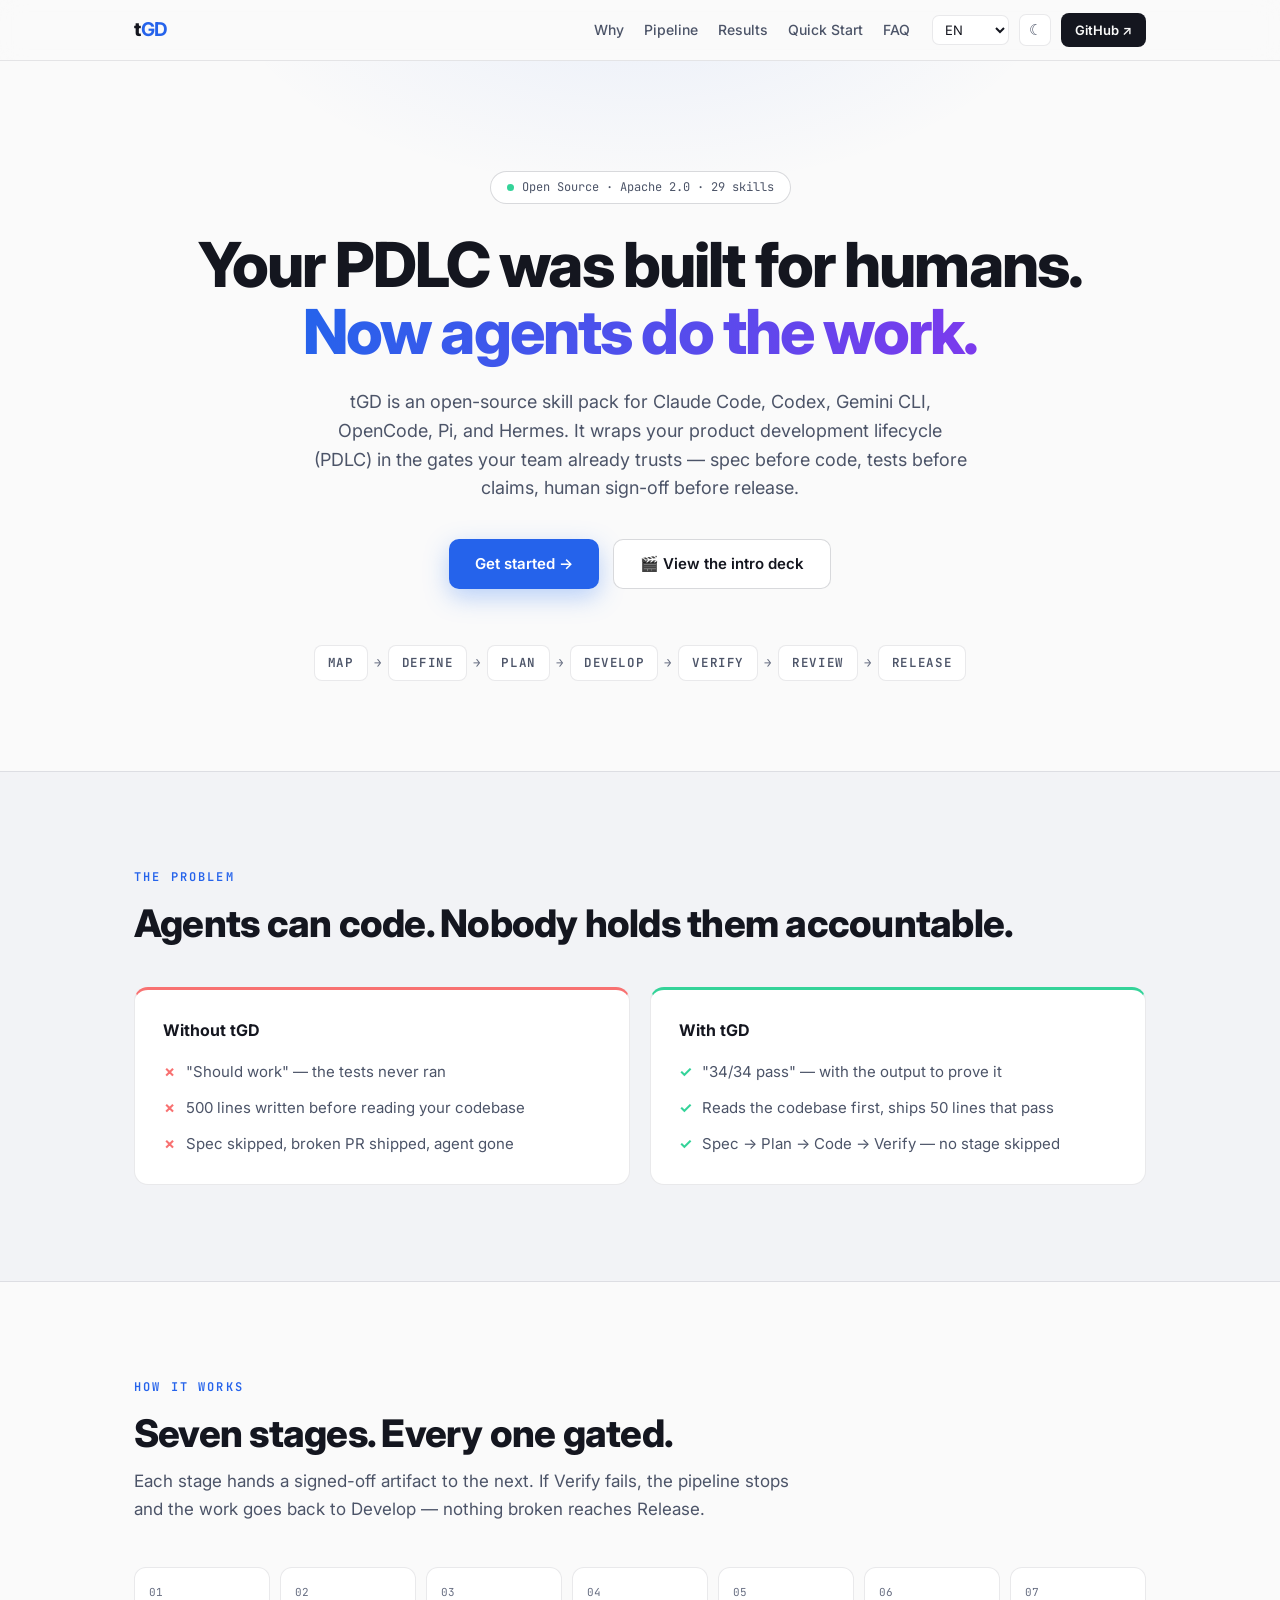
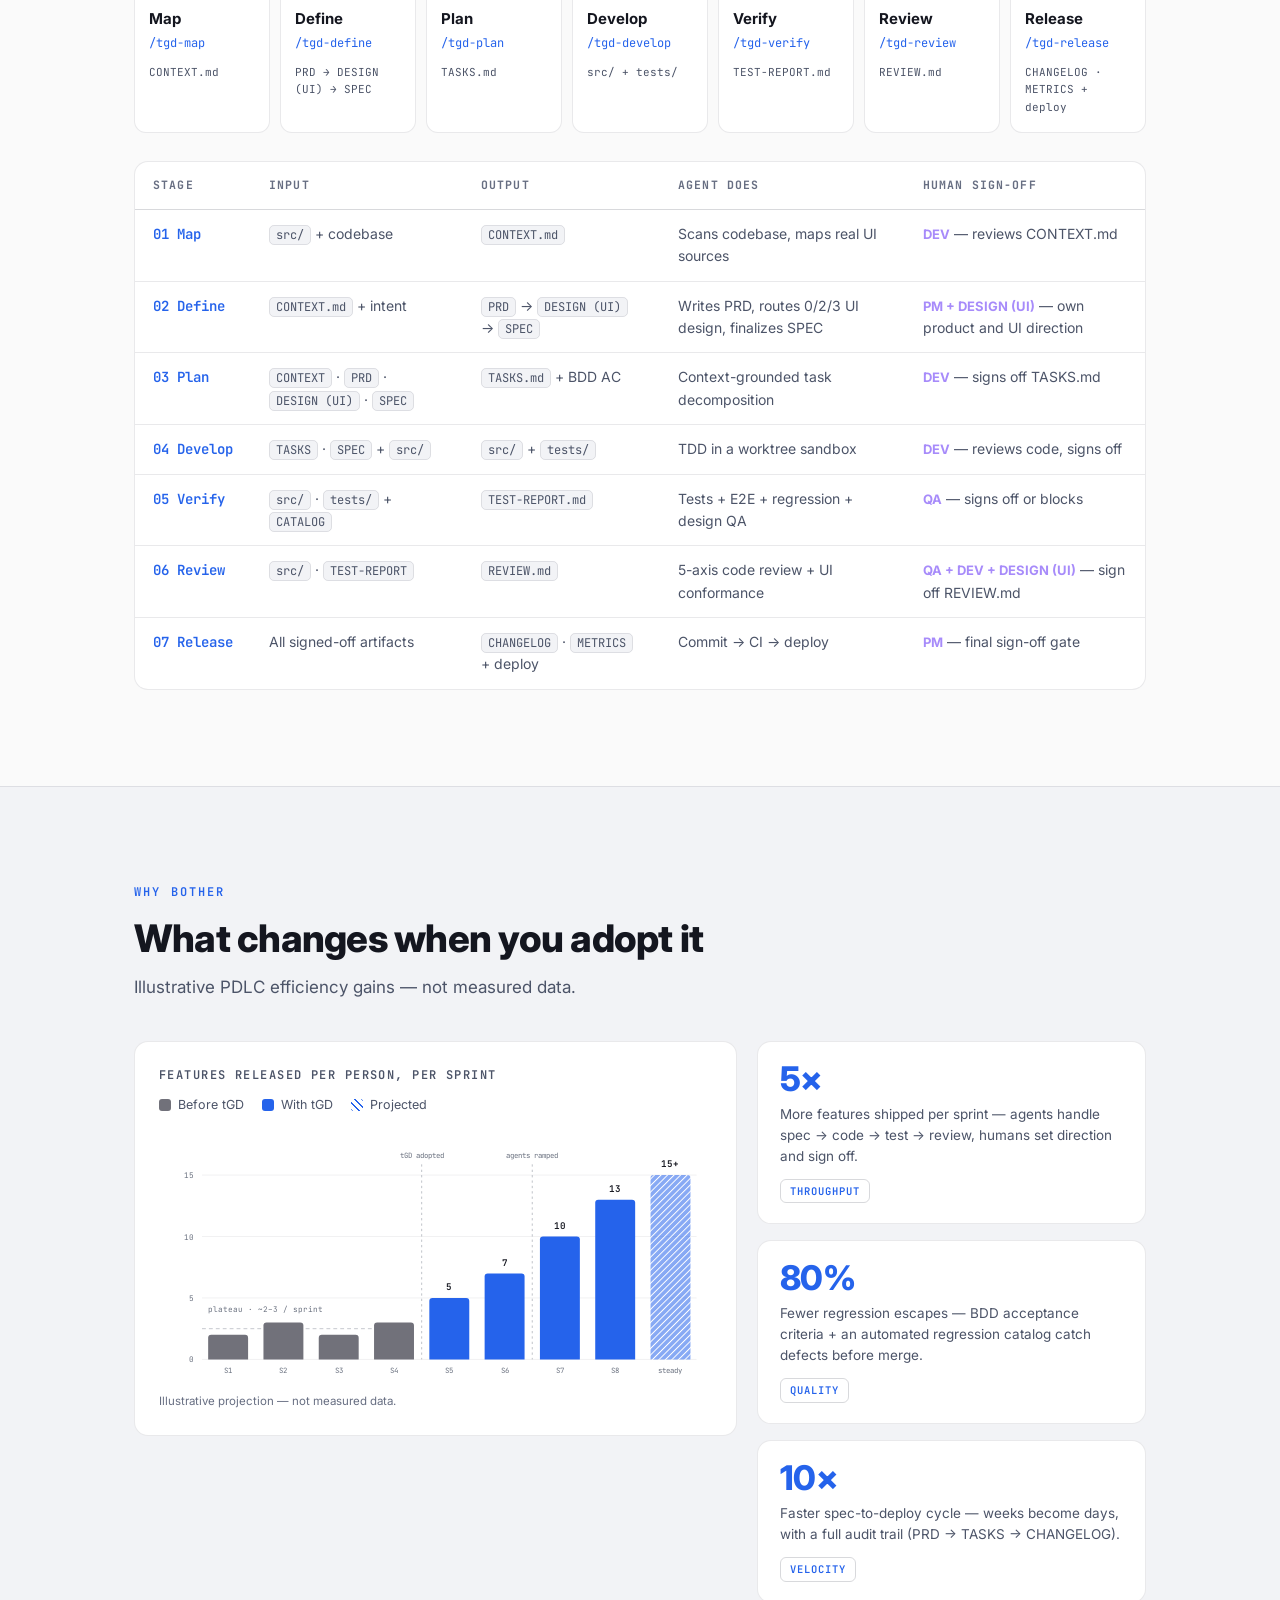
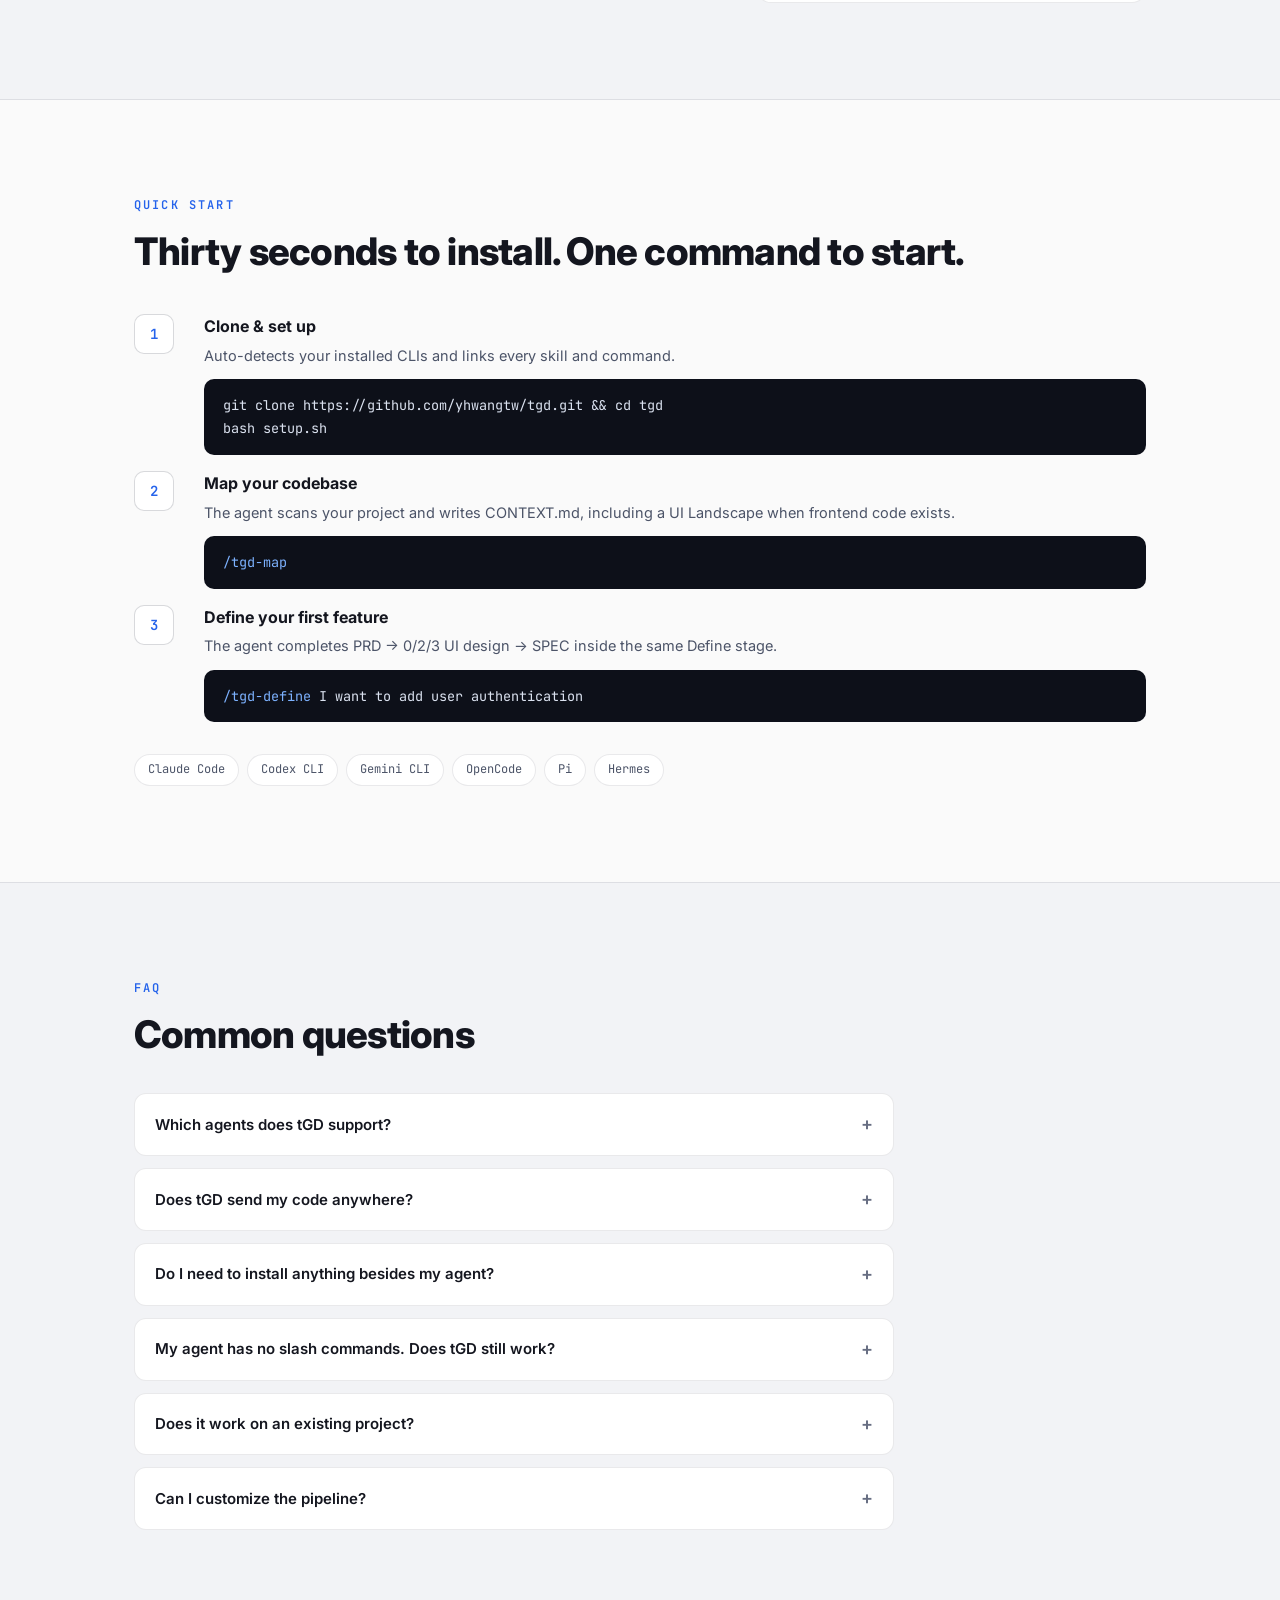
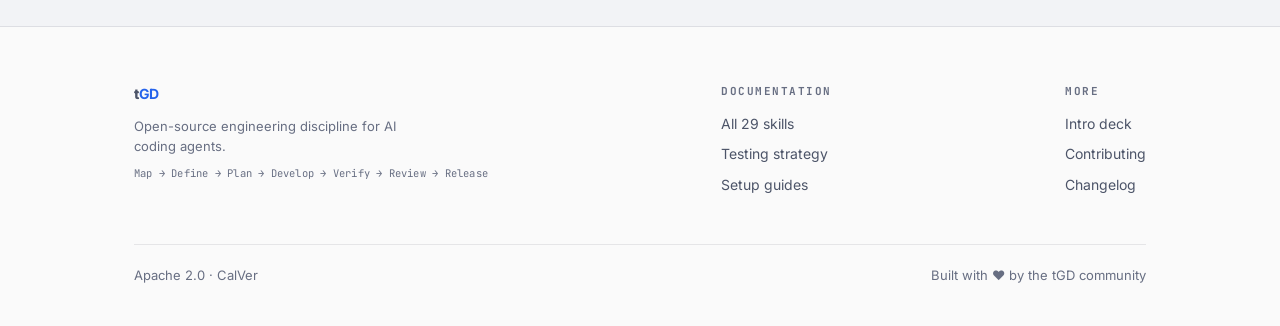
<file: docs/index.html>
<!DOCTYPE html>
<html lang="en">
<head>
<meta charset="UTF-8">
<meta name="viewport" content="width=device-width, initial-scale=1.0">
<title>tGD — The Agentic PDLC Harness</title>
<meta name="description" content="tGD is an open-source skill pack for Claude Code, Codex, Gemini CLI, OpenCode, Pi, and Hermes. It wraps your product development lifecycle (PDLC) in the gates your team already trusts — spec before code, tests before claims, human sign-off before release.">
<meta property="og:type" content="website">
<meta property="og:title" content="tGD — The Agentic PDLC Harness">
<meta property="og:description" content="An open-source skill pack that wraps your coding agent's product development lifecycle in the gates your team already trusts.">
<meta property="og:url" content="https://yhwangtw.github.io/tgd/">
<meta property="og:image" content="https://yhwangtw.github.io/tgd/assets/og.png">
<meta name="twitter:card" content="summary_large_image">
<meta name="twitter:title" content="tGD — The Agentic PDLC Harness">
<meta name="twitter:description" content="An open-source skill pack that wraps your coding agent's product development lifecycle in the gates your team already trusts.">
<meta name="twitter:image" content="https://yhwangtw.github.io/tgd/assets/og.png">
<link rel="icon" type="image/svg+xml" href="favicon.svg">
<link rel="preconnect" href="https://fonts.googleapis.com">
<link rel="preconnect" href="https://fonts.gstatic.com" crossorigin>
<link href="https://fonts.googleapis.com/css2?family=Inter:wght@400;500;600;700;800&family=JetBrains+Mono:wght@400;600&display=swap" rel="stylesheet">
<style>
/* ============================== tokens ============================== */
:root {
  --bg: #0b0d14;
  --bg-raise: #10131d;
  --card: #12151f;
  --card-2: #171b28;
  --border: rgba(255,255,255,.08);
  --border-strong: rgba(255,255,255,.14);
  --ink: #e8eaf1;
  --ink-2: #9aa1b4;
  --ink-3: #8a90a5;
  --accent: #3b82f6;
  --accent-ink: #7db2ff;
  --accent-grad: linear-gradient(100deg, #4f8ef7, #7c3aed);
  --good: #34d399;
  --bad: #f87171;
  --chart-context: #71717a;
  --chart-accent: #3b82f6;
  --chart-grid: rgba(255,255,255,.07);
  --chart-ink: #9aa1b4;
  --code-bg: #0d1019;
  --nav-bg: rgba(11,13,20,.82);
  --shadow: 0 12px 40px rgba(0,0,0,.4);
  --glow: radial-gradient(600px 300px at 50% -80px, rgba(59,130,246,.16), transparent 70%);
}
[data-theme="light"] {
  --bg: #fafafa;
  --bg-raise: #f2f3f6;
  --card: #ffffff;
  --card-2: #f6f7fa;
  --border: rgba(15,20,40,.09);
  --border-strong: rgba(15,20,40,.16);
  --ink: #14161f;
  --ink-2: #4c5468;
  --ink-3: #676e82;
  --accent: #2563eb;
  --accent-ink: #2563eb;
  --accent-grad: linear-gradient(100deg, #2563eb, #7c3aed);
  --chart-context: #71717a;
  --chart-accent: #2563eb;
  --chart-grid: rgba(15,20,40,.08);
  --chart-ink: #6b7280;
  --code-bg: #0d1019;
  --nav-bg: rgba(250,250,250,.85);
  --shadow: 0 12px 32px rgba(15,20,40,.08);
  --glow: radial-gradient(600px 300px at 50% -80px, rgba(37,99,235,.08), transparent 70%);
}

/* ============================== base ============================== */
* { margin: 0; padding: 0; box-sizing: border-box; }
html { scroll-behavior: smooth; }
body {
  font-family: 'Inter', -apple-system, 'Segoe UI', sans-serif;
  background: var(--bg); color: var(--ink);
  line-height: 1.6; -webkit-font-smoothing: antialiased;
}
.mono { font-family: 'JetBrains Mono', monospace; }
a { color: var(--accent-ink); text-decoration: none; }
a:hover { text-decoration: underline; }
code {
  font-family: 'JetBrains Mono', monospace; font-size: .86em;
  background: var(--bg-raise); border: 1px solid var(--border);
  padding: 1px 6px; border-radius: 5px; white-space: nowrap;
}
.wrap { max-width: 1060px; margin: 0 auto; padding: 0 24px; }
section { padding: 96px 0; scroll-margin-top: 64px; }
.sr-only { position: absolute; width: 1px; height: 1px; overflow: hidden; clip: rect(0 0 0 0); white-space: nowrap; }

.kicker {
  font-family: 'JetBrains Mono', monospace; font-size: 12px; font-weight: 600;
  letter-spacing: .18em; text-transform: uppercase; color: var(--accent-ink);
  margin-bottom: 14px;
}
h2 { font-size: clamp(26px, 4vw, 38px); font-weight: 800; letter-spacing: -.02em; line-height: 1.2; }
.sub { color: var(--ink-2); font-size: 17px; margin-top: 12px; max-width: 60ch; }

/* ============================== nav ============================== */
nav {
  position: sticky; top: 0; z-index: 50;
  background: var(--nav-bg); backdrop-filter: blur(12px);
  border-bottom: 1px solid var(--border);
}
.nav-in { display: flex; align-items: center; gap: 22px; height: 60px; }
.logo { font-weight: 800; font-size: 19px; letter-spacing: -.02em; color: var(--ink); }
.logo b { color: var(--accent-ink); }
.nav-links { display: flex; gap: 20px; margin-left: auto; }
.nav-links a { color: var(--ink-2); font-size: 14px; font-weight: 500; }
.nav-links a:hover { color: var(--ink); text-decoration: none; }
.nav-ctl { display: flex; align-items: center; gap: 10px; }
.nav-ctl select {
  background: var(--card); color: var(--ink); border: 1px solid var(--border);
  border-radius: 7px; padding: 5px 8px; font-size: 13px; font-family: inherit;
}
.icon-btn {
  background: var(--card); border: 1px solid var(--border); border-radius: 7px;
  width: 32px; height: 32px; cursor: pointer; color: var(--ink-2);
  display: grid; place-items: center; font-size: 15px;
}
.icon-btn:hover { color: var(--ink); border-color: var(--border-strong); }
.gh-btn {
  display: inline-flex; align-items: center; gap: 7px;
  background: var(--ink); color: var(--bg); font-size: 13px; font-weight: 600;
  padding: 7px 14px; border-radius: 8px;
}
.gh-btn:hover { text-decoration: none; opacity: .88; }
.menu-btn { display: none; }
@media (max-width: 860px) {
  .nav-links {
    display: none; position: absolute; top: 60px; left: 0; right: 0;
    background: var(--nav-bg); backdrop-filter: blur(12px);
    border-bottom: 1px solid var(--border);
    flex-direction: column; padding: 14px 24px 18px; gap: 14px; margin-left: 0;
  }
  .nav-links.open { display: flex; }
  .menu-btn { display: grid; }
}

/* ============================== hero ============================== */
.hero { padding: 110px 0 90px; text-align: center; position: relative; background: var(--glow); }
.badge {
  display: inline-flex; align-items: center; gap: 8px;
  font-family: 'JetBrains Mono', monospace; font-size: 12px; color: var(--ink-2);
  border: 1px solid var(--border-strong); border-radius: 99px; padding: 6px 16px;
  margin-bottom: 28px; background: var(--card);
}
.badge .dot { width: 7px; height: 7px; border-radius: 50%; background: var(--good); }
.hero h1 { font-size: clamp(34px, 6vw, 62px); font-weight: 800; letter-spacing: -.03em; line-height: 1.08; }
.hero h1 .hl { background: var(--accent-grad); -webkit-background-clip: text; background-clip: text; color: transparent; }
.hero .sub { margin: 22px auto 0; font-size: 18px; }
.cta-row { display: flex; gap: 14px; justify-content: center; margin-top: 36px; flex-wrap: wrap; }
.btn {
  display: inline-flex; align-items: center; gap: 8px;
  font-size: 15px; font-weight: 600; padding: 12px 26px; border-radius: 10px;
}
.btn:hover { text-decoration: none; }
.btn-pri { background: var(--accent); color: #fff; box-shadow: 0 8px 24px rgba(59,130,246,.35); }
.btn-pri:hover { filter: brightness(1.08); }
.btn-sec { border: 1px solid var(--border-strong); color: var(--ink); background: var(--card); }
.btn-sec:hover { border-color: var(--accent); }
.hero-pipe {
  display: flex; gap: 6px; justify-content: center; align-items: center;
  flex-wrap: wrap; margin-top: 56px;
  font-family: 'JetBrains Mono', monospace; font-size: 12.5px; font-weight: 600;
}
.hero-pipe .st {
  border: 1px solid var(--border); background: var(--card); color: var(--ink-2);
  padding: 7px 13px; border-radius: 8px; letter-spacing: .05em;
}
.hero-pipe .st.on { color: var(--accent-ink); border-color: var(--accent); }
.hero-pipe .ar { color: var(--ink-3); }

/* ============================== why ============================== */
#why { background: var(--bg-raise); border-block: 1px solid var(--border); }
.duo { display: grid; grid-template-columns: 1fr 1fr; gap: 20px; margin-top: 40px; }
@media (max-width: 800px) { .duo { grid-template-columns: 1fr; } }
.duo-card { background: var(--card); border: 1px solid var(--border); border-radius: 14px; padding: 28px; }
.duo-card.bad { border-top: 3px solid var(--bad); }
.duo-card.good { border-top: 3px solid var(--good); }
.duo-card h3 { font-size: 16px; font-weight: 700; margin-bottom: 16px; }
.duo-card ul { list-style: none; display: grid; gap: 12px; }
.duo-card li { display: flex; gap: 10px; color: var(--ink-2); font-size: 15px; }
.duo-card li::before { flex: none; font-weight: 700; }
.duo-card.bad li::before { content: "✗"; color: var(--bad); }
.duo-card.good li::before { content: "✓"; color: var(--good); }

/* ============================== pipeline ============================== */
.stage-grid { display: grid; grid-template-columns: repeat(7, 1fr); gap: 10px; margin-top: 44px; }
@media (max-width: 1000px) { .stage-grid { grid-template-columns: repeat(4, 1fr); } }
@media (max-width: 640px) { .stage-grid { grid-template-columns: repeat(2, 1fr); } }
.stage {
  background: var(--card); border: 1px solid var(--border); border-radius: 12px;
  padding: 16px 14px; transition: border-color .2s, transform .2s;
}
.stage:hover { border-color: var(--accent); transform: translateY(-3px); }
.stage .n { font-family: 'JetBrains Mono', monospace; font-size: 11px; color: var(--ink-3); }
.stage .nm { font-weight: 700; font-size: 15px; margin-top: 6px; }
.stage .cmd { font-family: 'JetBrains Mono', monospace; font-size: 12px; color: var(--accent-ink); margin-top: 3px; }
.stage .out { font-family: 'JetBrains Mono', monospace; font-size: 11px; color: var(--ink-2); margin-top: 10px; word-break: break-word; }

.io-wrap { overflow-x: auto; margin-top: 28px; border: 1px solid var(--border); border-radius: 14px; background: var(--card); }
table.io { border-collapse: collapse; width: 100%; min-width: 760px; font-size: 14px; }
.io th {
  text-align: left; font-family: 'JetBrains Mono', monospace; font-size: 11.5px;
  letter-spacing: .1em; text-transform: uppercase; color: var(--ink-3);
  padding: 14px 18px; border-bottom: 1px solid var(--border-strong);
}
.io td { padding: 13px 18px; border-bottom: 1px solid var(--border); color: var(--ink-2); vertical-align: top; }
.io tr:last-child td { border-bottom: none; }
.io .stg { font-family: 'JetBrains Mono', monospace; color: var(--accent-ink); font-weight: 600; white-space: nowrap; }
.io .role { color: #a78bfa; font-weight: 700; font-size: 13px; }

/* ============================== results ============================== */
#results { background: var(--bg-raise); border-block: 1px solid var(--border); }
.res-grid { display: grid; grid-template-columns: 1.55fr 1fr; gap: 20px; margin-top: 40px; align-items: start; }
.res-grid > * { min-width: 0; } /* keep the scrollable chart from widening the grid column */
@media (max-width: 900px) { .res-grid { grid-template-columns: 1fr; } }
.chart-card { background: var(--card); border: 1px solid var(--border); border-radius: 14px; padding: 24px; }
.chart-title { font-family: 'JetBrains Mono', monospace; font-size: 12px; font-weight: 600; letter-spacing: .12em; text-transform: uppercase; color: var(--ink-2); }
.legend { display: flex; gap: 18px; flex-wrap: wrap; margin-top: 10px; font-size: 12.5px; color: var(--ink-2); }
.legend .k { display: inline-flex; align-items: center; gap: 7px; }
.legend .sw { width: 12px; height: 12px; border-radius: 3px; }
.chart-scroll { overflow-x: auto; margin-top: 14px; }
.chart-scroll svg { width: 100%; height: auto; display: block; }
@media (max-width: 640px) { .chart-scroll svg { min-width: 560px; } }
.chart-note { font-size: 11.5px; color: var(--ink-3); margin-top: 10px; }
.kpis { display: flex; flex-direction: column; gap: 16px; justify-content: center; }
.kpi { background: var(--card); border: 1px solid var(--border); border-radius: 14px; padding: 20px 22px; }
.kpi .n { font-size: 34px; font-weight: 800; color: var(--accent-ink); line-height: 1; letter-spacing: -.02em; }
.kpi .d { font-size: 13.5px; color: var(--ink-2); margin-top: 8px; line-height: 1.55; }
.kpi .t {
  display: inline-block; margin-top: 12px; font-family: 'JetBrains Mono', monospace;
  font-size: 10.5px; font-weight: 600; letter-spacing: .1em; text-transform: uppercase;
  color: var(--accent-ink); border: 1px solid var(--border-strong); padding: 3px 9px; border-radius: 6px;
}

/* ============================== quick start ============================== */
.steps { display: grid; gap: 16px; margin-top: 40px; }
.step { display: grid; grid-template-columns: 52px 1fr; gap: 18px; align-items: start; }
.step .num {
  font-family: 'JetBrains Mono', monospace; font-weight: 600; font-size: 14px;
  color: var(--accent-ink); border: 1px solid var(--border-strong); background: var(--card);
  width: 40px; height: 40px; border-radius: 10px; display: grid; place-items: center;
}
.step > div:last-child { min-width: 0; } /* let codeblocks scroll inside the grid column */
.step h3 { font-size: 16px; font-weight: 700; }
.step p { color: var(--ink-2); font-size: 14.5px; margin-top: 4px; }
.codeblock {
  background: var(--code-bg); color: #dbe2f0; border: 1px solid var(--border);
  border-radius: 10px; padding: 14px 18px; margin-top: 12px;
  font-family: 'JetBrains Mono', monospace; font-size: 13.5px; line-height: 1.7;
  overflow-x: auto; white-space: pre;
}
.codeblock .c { color: #7b849b; }
.codeblock .p { color: #7db2ff; }
.plats { display: flex; gap: 8px; flex-wrap: wrap; margin-top: 32px; }
.plats span {
  font-family: 'JetBrains Mono', monospace; font-size: 12px; color: var(--ink-2);
  border: 1px solid var(--border); background: var(--card); border-radius: 99px; padding: 5px 13px;
}

/* ============================== faq ============================== */
#faq { background: var(--bg-raise); border-block: 1px solid var(--border); }
.faq-list { margin-top: 36px; display: grid; gap: 12px; max-width: 760px; }
details {
  background: var(--card); border: 1px solid var(--border); border-radius: 12px; padding: 16px 20px;
}
details[open] { border-color: var(--border-strong); }
summary { cursor: pointer; font-weight: 600; font-size: 15px; list-style: none; display: flex; justify-content: space-between; align-items: center; }
summary::after { content: "+"; color: var(--ink-3); font-size: 18px; }
details[open] summary::after { content: "–"; }
details p { color: var(--ink-2); font-size: 14.5px; margin-top: 10px; }

/* ============================== footer ============================== */
footer { padding: 56px 0 40px; }
.foot-grid { display: flex; justify-content: space-between; gap: 32px; flex-wrap: wrap; }
.foot-col h4 { font-family: 'JetBrains Mono', monospace; font-size: 11px; letter-spacing: .14em; text-transform: uppercase; color: var(--ink-3); margin-bottom: 12px; }
.foot-col a { display: block; color: var(--ink-2); font-size: 14px; margin-bottom: 8px; }
.foot-col a:hover { color: var(--ink); }
.foot-base { margin-top: 40px; padding-top: 20px; border-top: 1px solid var(--border); color: var(--ink-3); font-size: 13px; display: flex; justify-content: space-between; flex-wrap: wrap; gap: 8px; }
</style>
</head>
<body>

<nav>
  <div class="wrap nav-in">
    <a class="logo" href="#">t<b>GD</b></a>
    <div class="nav-links">
      <a href="#why" data-i18n="nav.why">Why</a>
      <a href="#pipeline" data-i18n="nav.pipeline">Pipeline</a>
      <a href="#results" data-i18n="nav.results">Results</a>
      <a href="#start" data-i18n="nav.start">Quick Start</a>
      <a href="#faq">FAQ</a>
    </div>
    <div class="nav-ctl">
      <button class="icon-btn menu-btn" id="menu" aria-label="Menu" aria-expanded="false">☰</button>
      <select id="lang" aria-label="Language">
        <option value="en">EN</option>
        <option value="zh">繁中</option>
        <option value="ja">日本語</option>
        <option value="de">DE</option>
      </select>
      <button class="icon-btn" id="theme" aria-label="Toggle theme">◐</button>
      <a class="gh-btn" href="https://github.com/yhwangtw/tgd">GitHub ↗</a>
    </div>
  </div>
</nav>

<header class="hero">
  <div class="wrap">
    <div class="badge"><span class="dot"></span><span data-i18n="hero.badge">Open Source · Apache 2.0 · 29 skills</span></div>
    <h1><span data-i18n="hero.t1">Your PDLC was built for humans.</span><br><span class="hl" data-i18n="hero.t2">Now agents do the work.</span></h1>
    <p class="sub" data-i18n="hero.sub">tGD is an open-source skill pack for Claude Code, Codex, Gemini CLI, OpenCode, Pi, and Hermes. It wraps your product development lifecycle (PDLC) in the gates your team already trusts — spec before code, tests before claims, human sign-off before release.</p>
    <div class="cta-row">
      <a class="btn btn-pri" href="#start" data-i18n="hero.cta1">Get started →</a>
      <a class="btn btn-sec" href="tGD-intro.html" data-i18n="hero.cta2">🎬 View the intro deck</a>
    </div>
    <div class="hero-pipe" aria-hidden="true">
      <span class="st">MAP</span><span class="ar">→</span>
      <span class="st">DEFINE</span><span class="ar">→</span>
      <span class="st">PLAN</span><span class="ar">→</span>
      <span class="st">DEVELOP</span><span class="ar">→</span>
      <span class="st">VERIFY</span><span class="ar">→</span>
      <span class="st">REVIEW</span><span class="ar">→</span>
      <span class="st">RELEASE</span>
    </div>
  </div>
</header>

<section id="why">
  <div class="wrap">
    <div class="kicker" data-i18n="why.kicker">The problem</div>
    <h2 data-i18n="why.title">Agents can code. Nobody holds them accountable.</h2>
    <div class="duo">
      <div class="duo-card bad">
        <h3 data-i18n="why.bad.t">Without tGD</h3>
        <ul>
          <li data-i18n="why.bad.1">"Should work" — the tests never ran</li>
          <li data-i18n="why.bad.2">500 lines written before reading your codebase</li>
          <li data-i18n="why.bad.3">Spec skipped, broken PR shipped, agent gone</li>
        </ul>
      </div>
      <div class="duo-card good">
        <h3 data-i18n="why.good.t">With tGD</h3>
        <ul>
          <li data-i18n="why.good.1">"34/34 pass" — with the output to prove it</li>
          <li data-i18n="why.good.2">Reads the codebase first, ships 50 lines that pass</li>
          <li data-i18n="why.good.3">Spec → Plan → Code → Verify — no stage skipped</li>
        </ul>
      </div>
    </div>
  </div>
</section>

<section id="pipeline">
  <div class="wrap">
    <div class="kicker" data-i18n="pipe.kicker">How it works</div>
    <h2 data-i18n="pipe.title">Seven stages. Every one gated.</h2>
    <p class="sub" data-i18n="pipe.sub">Each stage hands a signed-off artifact to the next. If Verify fails, the pipeline stops and the work goes back to Develop — nothing broken reaches Release.</p>

    <div class="stage-grid">
      <div class="stage"><div class="n">01</div><div class="nm">Map</div><div class="cmd">/tgd-map</div><div class="out">CONTEXT.md</div></div>
      <div class="stage"><div class="n">02</div><div class="nm">Define</div><div class="cmd">/tgd-define</div><div class="out">PRD → DESIGN (UI) → SPEC</div></div>
      <div class="stage"><div class="n">03</div><div class="nm">Plan</div><div class="cmd">/tgd-plan</div><div class="out">TASKS.md</div></div>
      <div class="stage"><div class="n">04</div><div class="nm">Develop</div><div class="cmd">/tgd-develop</div><div class="out">src/ + tests/</div></div>
      <div class="stage"><div class="n">05</div><div class="nm">Verify</div><div class="cmd">/tgd-verify</div><div class="out">TEST-REPORT.md</div></div>
      <div class="stage"><div class="n">06</div><div class="nm">Review</div><div class="cmd">/tgd-review</div><div class="out">REVIEW.md</div></div>
      <div class="stage"><div class="n">07</div><div class="nm">Release</div><div class="cmd">/tgd-release</div><div class="out">CHANGELOG · METRICS + deploy</div></div>
    </div>

    <div class="io-wrap">
      <table class="io">
        <thead><tr>
          <th data-i18n="io.stage">Stage</th>
          <th data-i18n="io.input">Input</th>
          <th data-i18n="io.output">Output</th>
          <th data-i18n="io.agent">Agent does</th>
          <th data-i18n="io.human">Human sign-off</th>
        </tr></thead>
        <tbody>
          <tr><td class="stg">01 Map</td><td><code>src/</code> + codebase</td><td><code>CONTEXT.md</code></td>
            <td data-i18n="io.1a">Scans codebase, maps real UI sources</td>
            <td><span class="role">DEV</span> — <span data-i18n="io.1h">reviews CONTEXT.md</span></td></tr>
          <tr><td class="stg">02 Define</td><td><code>CONTEXT.md</code> + <span data-i18n="io.intent">intent</span></td><td><code>PRD</code> → <code>DESIGN (UI)</code> → <code>SPEC</code></td>
            <td data-i18n="io.2a">Writes PRD, routes 0/2/3 UI design, finalizes SPEC</td>
            <td><span class="role">PM + DESIGN (UI)</span> — <span data-i18n="io.2h">own product and UI direction</span></td></tr>
          <tr><td class="stg">03 Plan</td><td><code>CONTEXT</code> · <code>PRD</code> · <code>DESIGN (UI)</code> · <code>SPEC</code></td><td><code>TASKS.md</code> + BDD AC</td>
            <td data-i18n="io.3a">Context-grounded task decomposition</td>
            <td><span class="role">DEV</span> — <span data-i18n="io.3h">signs off TASKS.md</span></td></tr>
          <tr><td class="stg">04 Develop</td><td><code>TASKS</code> · <code>SPEC</code> + <code>src/</code></td><td><code>src/</code> + <code>tests/</code></td>
            <td data-i18n="io.4a">TDD in a worktree sandbox</td>
            <td><span class="role">DEV</span> — <span data-i18n="io.4h">reviews code, signs off</span></td></tr>
          <tr><td class="stg">05 Verify</td><td><code>src/</code> · <code>tests/</code> + <code>CATALOG</code></td><td><code>TEST-REPORT.md</code></td>
            <td data-i18n="io.5a">Tests + E2E + regression + design QA</td>
            <td><span class="role">QA</span> — <span data-i18n="io.5h">signs off or blocks</span></td></tr>
          <tr><td class="stg">06 Review</td><td><code>src/</code> · <code>TEST-REPORT</code></td><td><code>REVIEW.md</code></td>
            <td data-i18n="io.6a">5-axis code review + UI conformance</td>
            <td><span class="role">QA + DEV + DESIGN (UI)</span> — <span data-i18n="io.6h">sign off REVIEW.md</span></td></tr>
          <tr><td class="stg">07 Release</td><td data-i18n="io.7i">All signed-off artifacts</td><td><code>CHANGELOG</code> · <code>METRICS</code> + deploy</td>
            <td>Commit → CI → deploy</td>
            <td><span class="role">PM</span> — <span data-i18n="io.7h">final sign-off gate</span></td></tr>
        </tbody>
      </table>
    </div>
  </div>
</section>

<section id="results">
  <div class="wrap">
    <div class="kicker" data-i18n="res.kicker">Why bother</div>
    <h2 data-i18n="res.title">What changes when you adopt it</h2>
    <p class="sub" data-i18n="res.sub">Illustrative PDLC efficiency gains — not measured data.</p>

    <div class="res-grid">
      <div class="chart-card">
        <div class="chart-title" data-i18n="res.chart.t">Features released per person, per sprint</div>
        <div class="legend">
          <span class="k"><span class="sw" style="background:var(--chart-context)"></span><span data-i18n="res.leg.pre">Before tGD</span></span>
          <span class="k"><span class="sw" style="background:var(--chart-accent)"></span><span data-i18n="res.leg.post">With tGD</span></span>
          <span class="k"><span class="sw" style="background:repeating-linear-gradient(45deg,var(--chart-accent) 0 2px,transparent 2px 5px)"></span><span data-i18n="res.leg.proj">Projected</span></span>
        </div>
        <div class="chart-scroll">
        <svg viewBox="0 0 720 330" role="img" aria-label="Bar chart: features released per person per sprint. Sprints 1-4 plateau at 2-3 before tGD; sprints 5-8 climb from 5 to 13 after adoption; projected steady state 15+.">
          <defs>
            <pattern id="proj" patternUnits="userSpaceOnUse" width="6" height="6" patternTransform="rotate(45)">
              <rect width="6" height="6" fill="var(--chart-accent)" opacity=".55"/>
              <line x1="0" y1="0" x2="0" y2="6" stroke="var(--card)" stroke-width="2.5"/>
            </pattern>
          </defs>
          <!-- gridlines + y labels -->
          <g font-family="JetBrains Mono,monospace" font-size="10" fill="var(--chart-ink)">
            <line x1="56" y1="300" x2="700" y2="300" stroke="var(--chart-grid)" stroke-width="1"/>
            <line x1="56" y1="220" x2="700" y2="220" stroke="var(--chart-grid)" stroke-width="1"/>
            <line x1="56" y1="140" x2="700" y2="140" stroke="var(--chart-grid)" stroke-width="1"/>
            <line x1="56" y1="60"  x2="700" y2="60"  stroke="var(--chart-grid)" stroke-width="1"/>
            <text x="46" y="304" text-anchor="end">0</text>
            <text x="46" y="224" text-anchor="end">5</text>
            <text x="46" y="144" text-anchor="end">10</text>
            <text x="46" y="64"  text-anchor="end">15</text>
          </g>
          <!-- milestones -->
          <g font-family="JetBrains Mono,monospace" font-size="9.5" fill="var(--chart-ink)">
            <line x1="342" y1="46" x2="342" y2="300" stroke="var(--chart-ink)" stroke-width="1" stroke-dasharray="3,4" opacity=".55"/>
            <text x="342" y="38" text-anchor="middle" data-i18n="res.m1">tGD adopted</text>
            <line x1="486" y1="46" x2="486" y2="300" stroke="var(--chart-ink)" stroke-width="1" stroke-dasharray="3,4" opacity=".55"/>
            <text x="486" y="38" text-anchor="middle" data-i18n="res.m2">agents ramped</text>
          </g>
          <!-- before: context bars (rounded 4px top, flush baseline) -->
          <g fill="var(--chart-context)">
            <path d="M64 300 V272 Q64 268 68 268 H112 Q116 268 116 272 V300 Z"><title>Sprint 1 — 2 features</title></path>
            <path d="M136 300 V256 Q136 252 140 252 H184 Q188 252 188 256 V300 Z"><title>Sprint 2 — 3 features</title></path>
            <path d="M208 300 V272 Q208 268 212 268 H256 Q260 268 260 272 V300 Z"><title>Sprint 3 — 2 features</title></path>
            <path d="M280 300 V256 Q280 252 284 252 H328 Q332 252 332 256 V300 Z"><title>Sprint 4 — 3 features</title></path>
          </g>
          <!-- after: accent bars -->
          <g fill="var(--chart-accent)">
            <path d="M352 300 V224 Q352 220 356 220 H400 Q404 220 404 224 V300 Z"><title>Sprint 5 — 5 features</title></path>
            <path d="M424 300 V192 Q424 188 428 188 H472 Q476 188 476 192 V300 Z"><title>Sprint 6 — 7 features</title></path>
            <path d="M496 300 V144 Q496 140 500 140 H544 Q548 140 548 144 V300 Z"><title>Sprint 7 — 10 features</title></path>
            <path d="M568 300 V96 Q568 92 572 92 H616 Q620 92 620 96 V300 Z"><title>Sprint 8 — 13 features</title></path>
          </g>
          <path d="M640 300 V64 Q640 60 644 60 H688 Q692 60 692 64 V300 Z" fill="url(#proj)"><title>Steady state — 15+ features (projected)</title></path>
          <!-- selective value labels: post-adoption story only -->
          <g font-family="JetBrains Mono,monospace" font-size="12" font-weight="600" fill="var(--ink)">
            <text x="378" y="210" text-anchor="middle">5</text>
            <text x="450" y="178" text-anchor="middle">7</text>
            <text x="522" y="130" text-anchor="middle">10</text>
            <text x="594" y="82" text-anchor="middle">13</text>
            <text x="666" y="50" text-anchor="middle">15+</text>
          </g>
          <!-- plateau annotation -->
          <g font-family="JetBrains Mono,monospace" font-size="10" fill="var(--chart-ink)">
            <line x1="56" y1="260" x2="332" y2="260" stroke="var(--chart-ink)" stroke-width="1" stroke-dasharray="5,4" opacity=".5"/>
            <text x="64" y="238" data-i18n="res.plateau">plateau · ~2–3 / sprint</text>
          </g>
          <!-- x labels -->
          <g font-family="JetBrains Mono,monospace" font-size="9.5" fill="var(--chart-ink)" text-anchor="middle">
            <text x="90" y="318">S1</text><text x="162" y="318">S2</text><text x="234" y="318">S3</text><text x="306" y="318">S4</text>
            <text x="378" y="318">S5</text><text x="450" y="318">S6</text><text x="522" y="318">S7</text><text x="594" y="318">S8</text>
            <text x="666" y="318" data-i18n="res.steady">steady</text>
          </g>
        </svg>
        </div>
        <div class="sr-only"><table>
          <caption>Features released per person per sprint (illustrative)</caption>
          <tr><th>Sprint 1</th><th>Sprint 2</th><th>Sprint 3</th><th>Sprint 4</th><th>Sprint 5</th><th>Sprint 6</th><th>Sprint 7</th><th>Sprint 8</th><th>Steady (projected)</th></tr>
          <tr><td>2</td><td>3</td><td>2</td><td>3</td><td>5</td><td>7</td><td>10</td><td>13</td><td>15+</td></tr>
        </table></div>
        <div class="chart-note" data-i18n="res.note">Illustrative projection — not measured data.</div>
      </div>

      <div class="kpis">
        <div class="kpi"><div class="n">5×</div>
          <div class="d" data-i18n="res.k1">More features shipped per sprint — agents handle spec → code → test → review, humans set direction and sign off.</div>
          <span class="t" data-i18n="res.k1t">Throughput</span></div>
        <div class="kpi"><div class="n">80%</div>
          <div class="d" data-i18n="res.k2">Fewer regression escapes — BDD acceptance criteria + an automated regression catalog catch defects before merge.</div>
          <span class="t" data-i18n="res.k2t">Quality</span></div>
        <div class="kpi"><div class="n">10×</div>
          <div class="d" data-i18n="res.k3">Faster spec-to-deploy cycle — weeks become days, with a full audit trail (PRD → TASKS → CHANGELOG).</div>
          <span class="t" data-i18n="res.k3t">Velocity</span></div>
      </div>
    </div>
  </div>
</section>

<section id="start">
  <div class="wrap">
    <div class="kicker" data-i18n="qs.kicker">Quick start</div>
    <h2 data-i18n="qs.title">Thirty seconds to install. One command to start.</h2>
    <div class="steps">
      <div class="step">
        <div class="num">1</div>
        <div>
          <h3 data-i18n="qs.1t">Clone &amp; set up</h3>
          <p data-i18n="qs.1d">Auto-detects your installed CLIs and links every skill and command.</p>
          <div class="codeblock">git clone https://github.com/yhwangtw/tgd.git &amp;&amp; cd tgd
bash setup.sh</div>
        </div>
      </div>
      <div class="step">
        <div class="num">2</div>
        <div>
          <h3 data-i18n="qs.2t">Map your codebase</h3>
          <p data-i18n="qs.2d">The agent scans your project and writes CONTEXT.md, including a UI Landscape when frontend code exists.</p>
          <div class="codeblock"><span class="p">/tgd-map</span></div>
        </div>
      </div>
      <div class="step">
        <div class="num">3</div>
        <div>
          <h3 data-i18n="qs.3t">Define your first feature</h3>
          <p data-i18n="qs.3d">The agent completes PRD → 0/2/3 UI design → SPEC inside the same Define stage.</p>
          <div class="codeblock"><span class="p">/tgd-define</span> I want to add user authentication</div>
        </div>
      </div>
    </div>
    <div class="plats">
      <span>Claude Code</span><span>Codex CLI</span><span>Gemini CLI</span><span>OpenCode</span><span>Pi</span><span>Hermes</span>
    </div>
  </div>
</section>

<section id="faq">
  <div class="wrap">
    <div class="kicker">FAQ</div>
    <h2 data-i18n="faq.title">Common questions</h2>
    <div class="faq-list">
      <details>
        <summary data-i18n="faq.0q">Which agents does tGD support?</summary>
        <p data-i18n="faq.0a">Claude Code, Codex CLI, Gemini CLI, OpenCode, Pi Coding Agent, and Hermes. One bash setup.sh detects what you have installed and links the right format for each.</p>
      </details>
      <details>
        <summary data-i18n="faq.5q">Does tGD send my code anywhere?</summary>
        <p data-i18n="faq.5a">No. tGD is plain Markdown skills and shell scripts that run inside your own agent — no server, no telemetry, no account. Your code never leaves the tools you already use.</p>
      </details>
      <details>
        <summary data-i18n="faq.1q">Do I need to install anything besides my agent?</summary>
        <p data-i18n="faq.1a">No — clone the repo and run bash setup.sh. It detects your CLI, links everything, and installs the tgd command for updates.</p>
      </details>
      <details>
        <summary data-i18n="faq.2q">My agent has no slash commands. Does tGD still work?</summary>
        <p data-i18n="faq.2a">Yes. Say "plan this feature" in natural language — the router skill maps intent to the right workflow automatically.</p>
      </details>
      <details>
        <summary data-i18n="faq.3q">Does it work on an existing project?</summary>
        <p data-i18n="faq.3a">Yes — /tgd-map scans the existing codebase first, so every later stage works from real context.</p>
      </details>
      <details>
        <summary data-i18n="faq.4q">Can I customize the pipeline?</summary>
        <p data-i18n="faq.4a">Yes. Every stage is a plain-Markdown skill in skills/ — edit them to match your team's workflow.</p>
      </details>
    </div>
  </div>
</section>

<footer>
  <div class="wrap">
    <div class="foot-grid">
      <div class="foot-col">
        <a class="logo" href="#">t<b>GD</b></a>
        <p style="color:var(--ink-3);font-size:13px;margin-top:10px;max-width:34ch" data-i18n="foot.tag">Open-source engineering discipline for AI coding agents.</p>
        <p class="mono" style="color:var(--ink-3);font-size:10.5px;margin-top:8px;letter-spacing:.02em">Map → Define → Plan → Develop → Verify → Review → Release</p>
      </div>
      <div class="foot-col">
        <h4 data-i18n="foot.docs">Documentation</h4>
        <a href="https://github.com/yhwangtw/tgd#-all-29-skills" data-i18n="foot.skills">All 29 skills</a>
        <a href="https://github.com/yhwangtw/tgd#-testing-strategy" data-i18n="foot.testing">Testing strategy</a>
        <a href="https://github.com/yhwangtw/tgd/tree/main/docs" data-i18n="foot.guides">Setup guides</a>
      </div>
      <div class="foot-col">
        <h4 data-i18n="foot.more">More</h4>
        <a href="tGD-intro.html" data-i18n="foot.deck">Intro deck</a>
        <a href="https://github.com/yhwangtw/tgd/blob/main/CONTRIBUTING.md" data-i18n="foot.contrib">Contributing</a>
        <a href="https://github.com/yhwangtw/tgd/blob/main/CHANGELOG.md">Changelog</a>
      </div>
    </div>
    <div class="foot-base">
      <span>Apache 2.0 · CalVer</span>
      <span data-i18n="foot.love">Built with ❤️ by the tGD community</span>
    </div>
  </div>
</footer>

<script>
/* ============================== i18n ============================== */
const I18N = {
  zh: {
    "nav.why":"為什麼","nav.pipeline":"流程","nav.results":"成效","nav.start":"快速開始",
    "hero.badge":"開源 · Apache 2.0 · 29 個 skills",
    "hero.t1":"你的 PDLC 是為人設計的。","hero.t2":"現在讓 agent 來做。",
    "hero.sub":"tGD 是一套開源 skill pack，支援 Claude Code、Codex、Gemini CLI、OpenCode、Pi、Hermes。它把你的產品開發生命週期（PDLC）裝進團隊本來就信任的關卡——先規格再寫程式、先測試再宣稱完成、人類簽核才放行。",
    "hero.cta1":"開始使用 →","hero.cta2":"🎬 看介紹簡報",
    "why.kicker":"問題","why.title":"Agent 會寫程式，但沒有人管得住它。",
    "why.bad.t":"沒有 tGD","why.bad.1":"「應該可以了」——測試根本沒跑","why.bad.2":"還沒讀你的程式碼就先寫 500 行","why.bad.3":"跳過規格、丟出壞掉的 PR、然後消失",
    "why.good.t":"有了 tGD","why.good.1":"「34/34 通過」——附上輸出證明","why.good.2":"先讀程式碼庫，交出 50 行能通過的程式","why.good.3":"規格 → 規劃 → 程式 → 驗證——沒有階段可以跳過",
    "pipe.kicker":"運作方式","pipe.title":"七個階段，每一關都有守門。","pipe.sub":"每個階段把簽核過的 artifact 交給下一階段。Verify 不過，pipeline 就停下、工作退回 Develop——壞掉的東西到不了 Release。",
    "io.stage":"階段","io.input":"輸入","io.output":"產出","io.agent":"Agent 負責","io.human":"人類簽核","io.intent":"意圖",
    "io.1a":"掃描程式碼庫、建立理解與 UI 來源導航","io.1h":"審閱 CONTEXT.md",
    "io.2a":"撰寫 PRD、路由 0/2/3 UI 設計、完成 SPEC","io.2h":"分別負責產品與 UI 方向",
    "io.3a":"依真實 context 拆解任務","io.3h":"簽核 TASKS.md",
    "io.4a":"在 worktree 沙盒中 TDD","io.4h":"審閱程式碼並簽核",
    "io.5a":"測試 + E2E + 回歸 + 設計 QA","io.5h":"簽核或擋下",
    "io.6a":"5 軸程式碼審查 + UI 一致性","io.6h":"簽核 REVIEW.md",
    "io.7i":"所有已簽核的 artifacts","io.7h":"最終簽核關卡",
    "res.kicker":"為什麼值得","res.title":"採用之後會改變什麼","res.sub":"PDLC 效率增益示意——非實測數據。",
    "res.chart.t":"每人每個 sprint 釋出的功能數","res.leg.pre":"導入前","res.leg.post":"導入 tGD","res.leg.proj":"預估",
    "res.m1":"導入 tGD","res.m2":"agent 上手","res.plateau":"高原期 · 每 sprint 約 2–3 個","res.steady":"穩定",
    "res.note":"示意性推估——非實測數據。",
    "res.k1":"每個 sprint 出貨更多功能——agent 包辦規格→程式→測試→審查，人類定方向、做簽核。","res.k1t":"吞吐量",
    "res.k2":"回歸逃逸更少——BDD 驗收條件 + 自動化回歸目錄在合併前攔下缺陷。","res.k2t":"品質",
    "res.k3":"規格到部署更快——數週縮短為數天，全程留有稽核軌跡（PRD → TASKS → CHANGELOG）。","res.k3t":"速度",
    "qs.kicker":"快速開始","qs.title":"三十秒裝好，一個指令開跑。",
    "qs.1t":"Clone 並安裝","qs.1d":"自動偵測你已安裝的 CLI，連結所有 skills 和指令。",
    "qs.2t":"掃描你的程式碼庫","qs.2d":"Agent 掃描專案並寫出 CONTEXT.md；有前端時包含 UI Landscape。",
    "qs.3t":"定義第一個功能","qs.3d":"Agent 在同一個 Define 階段完成 PRD → 0/2/3 UI 設計 → SPEC。",
    "faq.title":"常見問題",
    "faq.0q":"tGD 支援哪些工具？","faq.0a":"Claude Code、Codex CLI、Gemini CLI、OpenCode、Pi、Hermes。執行一次 bash setup.sh 會自動偵測你裝了什麼，並為每個工具連結對應的格式。",
    "faq.5q":"tGD 會把我的程式碼傳到哪裡嗎？","faq.5a":"不會。tGD 只是純 Markdown skills 和 shell 腳本，在你自己的 agent 裡執行——沒有伺服器、沒有遙測、不用帳號。程式碼不會離開你原本使用的工具。",
    "faq.1q":"除了 agent 還要裝什麼嗎？","faq.1a":"不用——clone 後執行 bash setup.sh，它會偵測你的 CLI、建立所有連結，並安裝 tgd 指令供日後更新。",
    "faq.2q":"我的 agent 不支援 slash command 也能用嗎？","faq.2a":"可以。用自然語言說「規劃這個功能」——router skill 會自動把意圖對應到正確的工作流。",
    "faq.3q":"可以用在現有專案嗎？","faq.3a":"可以——/tgd-map 會先掃描現有程式碼庫，讓之後每個階段都基於真實 context 工作。",
    "faq.4q":"可以自訂 pipeline 嗎？","faq.4a":"可以。每個階段都是 skills/ 裡的純 Markdown skill——直接編輯來配合你團隊的工作流。",
    "foot.tag":"給 AI coding agent 的開源工程紀律。",
    "foot.docs":"文件","foot.skills":"全部 29 個 skills","foot.testing":"測試策略","foot.guides":"安裝指南",
    "foot.more":"更多","foot.deck":"介紹簡報","foot.contrib":"貢獻指南","foot.love":"由 tGD 社群用 ❤️ 打造"
  },
  ja: {
    "nav.why":"課題","nav.pipeline":"パイプライン","nav.results":"効果","nav.start":"クイックスタート",
    "hero.badge":"オープンソース · Apache 2.0 · 29スキル",
    "hero.t1":"あなたのPDLCは人間のために作られた。","hero.t2":"今はエージェントが働く。",
    "hero.sub":"tGDはClaude Code、Codex、Gemini CLI、OpenCode、Pi、Hermes対応のオープンソース・スキルパック。製品開発ライフサイクル（PDLC）を、チームがすでに信頼しているゲートで包みます — コードの前に仕様、主張の前にテスト、リリースの前に人間のサインオフ。",
    "hero.cta1":"はじめる →","hero.cta2":"🎬 紹介デッキを見る",
    "why.kicker":"課題","why.title":"エージェントはコードを書ける。誰も責任を持たせていない。",
    "why.bad.t":"tGDなし","why.bad.1":"「動くはず」— テストは一度も実行されていない","why.bad.2":"コードベースを読む前に500行書く","why.bad.3":"仕様を飛ばし、壊れたPRを出して消える",
    "why.good.t":"tGDあり","why.good.1":"「34/34 パス」— 出力を添えて証明","why.good.2":"まずコードベースを読み、通る50行を出す","why.good.3":"仕様 → 計画 → コード → 検証 — どの段階も飛ばせない",
    "pipe.kicker":"仕組み","pipe.title":"7つのステージ。すべてにゲート。","pipe.sub":"各ステージはサインオフ済みのアーティファクトを次へ渡します。Verifyが失敗するとパイプラインは停止し、作業はDevelopへ戻ります — 壊れたものはReleaseに到達しません。",
    "io.stage":"ステージ","io.input":"入力","io.output":"出力","io.agent":"エージェント","io.human":"人間のサインオフ","io.intent":"意図",
    "io.1a":"コードベースをスキャンしUIソースへのナビゲーションを構築","io.1h":"CONTEXT.mdをレビュー",
    "io.2a":"PRD作成、0/2/3 UIデザインのルーティング、SPEC確定","io.2h":"製品とUI方向をそれぞれ担当",
    "io.3a":"実際のコンテキストに基づくタスク分解","io.3h":"TASKS.mdをサインオフ",
    "io.4a":"WorktreeサンドボックスでTDD","io.4h":"コードをレビューしサインオフ",
    "io.5a":"テスト + E2E + リグレッション + デザインQA","io.5h":"サインオフまたはブロック",
    "io.6a":"5軸コードレビュー + UI適合性","io.6h":"REVIEW.mdをサインオフ",
    "io.7i":"全サインオフ済みアーティファクト","io.7h":"最終サインオフゲート",
    "res.kicker":"導入する価値","res.title":"採用すると何が変わるか","res.sub":"PDLC効率向上のイメージ — 実測値ではありません。",
    "res.chart.t":"1人あたり・スプリントあたりのリリース機能数","res.leg.pre":"導入前","res.leg.post":"tGD導入後","res.leg.proj":"予測",
    "res.m1":"tGD導入","res.m2":"エージェント習熟","res.plateau":"停滞期 · 約2–3件/スプリント","res.steady":"安定",
    "res.note":"イメージ図 — 実測値ではありません。",
    "res.k1":"スプリントあたりの機能リリース数が増加 — エージェントが仕様→コード→テスト→レビューを担当、人間は方向づけとサインオフ。","res.k1t":"スループット",
    "res.k2":"リグレッション漏れを削減 — BDD受け入れ基準＋自動リグレッションカタログがマージ前に欠陥を捕捉。","res.k2t":"品質",
    "res.k3":"仕様からデプロイまでを短縮 — 数週間が数日に、完全な監査証跡つき（PRD → TASKS → CHANGELOG）。","res.k3t":"ベロシティ",
    "qs.kicker":"クイックスタート","qs.title":"インストール30秒。コマンド1つで開始。",
    "qs.1t":"Clone & セットアップ","qs.1d":"インストール済みCLIを自動検出し、全スキルとコマンドをリンクします。",
    "qs.2t":"コードベースをマップ","qs.2d":"エージェントがプロジェクトをスキャンし、フロントエンドがあればUI Landscapeを含むCONTEXT.mdを作成。",
    "qs.3t":"最初の機能を定義","qs.3d":"同じDefineステージ内でPRD → 0/2/3 UIデザイン → SPECを完了します。",
    "faq.title":"よくある質問",
    "faq.0q":"tGDはどのエージェントに対応？","faq.0a":"Claude Code、Codex CLI、Gemini CLI、OpenCode、Pi Coding Agent、Hermes。bash setup.shを1回実行すれば、インストール済みのツールを検出し、それぞれに適した形式でリンクします。",
    "faq.5q":"tGDは私のコードをどこかへ送信する？","faq.5a":"いいえ。tGDはプレーンなMarkdownスキルとシェルスクリプトで、あなた自身のエージェント内で動作します — サーバーなし、テレメトリなし、アカウント不要。コードが今使っているツールの外に出ることはありません。",
    "faq.1q":"エージェント以外に何かインストールが必要？","faq.1a":"不要です — リポジトリをcloneしてbash setup.shを実行するだけ。CLIを検出し、すべてをリンクし、更新用のtgdコマンドもインストールされます。",
    "faq.2q":"スラッシュコマンド非対応のエージェントでも使える？","faq.2a":"はい。「この機能を計画して」と自然言語で言えば、routerスキルが意図を適切なワークフローにマッピングします。",
    "faq.3q":"既存プロジェクトでも使える？","faq.3a":"はい — /tgd-mapが既存コードベースを先にスキャンするため、以降のステージは実際のコンテキストに基づいて動きます。",
    "faq.4q":"パイプラインはカスタマイズできる？","faq.4a":"できます。各ステージはskills/内のプレーンMarkdownスキル — チームのワークフローに合わせて編集してください。",
    "foot.tag":"AIコーディングエージェントのためのオープンソース・エンジニアリング規律。",
    "foot.docs":"ドキュメント","foot.skills":"全29スキル","foot.testing":"テスト戦略","foot.guides":"セットアップガイド",
    "foot.more":"その他","foot.deck":"紹介デッキ","foot.contrib":"コントリビュート","foot.love":"tGDコミュニティが❤️を込めて"
  },
  de: {
    "nav.why":"Warum","nav.pipeline":"Pipeline","nav.results":"Ergebnisse","nav.start":"Schnellstart",
    "hero.badge":"Open Source · Apache 2.0 · 29 Skills",
    "hero.t1":"Ihr PDLC wurde für Menschen gebaut.","hero.t2":"Jetzt arbeiten Agenten.",
    "hero.sub":"tGD ist ein Open-Source-Skill-Pack für Claude Code, Codex, Gemini CLI, OpenCode, Pi und Hermes. Es legt die Gates, denen Ihr Team bereits vertraut, um Ihren Product Development Lifecycle (PDLC) — Spec vor Code, Tests vor Behauptungen, menschliches Sign-off vor dem Release.",
    "hero.cta1":"Loslegen →","hero.cta2":"🎬 Intro-Deck ansehen",
    "why.kicker":"Das Problem","why.title":"Agenten können coden. Niemand zieht sie zur Verantwortung.",
    "why.bad.t":"Ohne tGD","why.bad.1":"„Sollte funktionieren“ — die Tests liefen nie","why.bad.2":"500 Zeilen geschrieben, bevor die Codebasis gelesen wurde","why.bad.3":"Spec übersprungen, kaputter PR geliefert, Agent weg",
    "why.good.t":"Mit tGD","why.good.1":"„34/34 bestanden“ — mit der Ausgabe als Beweis","why.good.2":"Liest zuerst die Codebasis, liefert 50 Zeilen, die bestehen","why.good.3":"Spec → Plan → Code → Verify — keine Stufe wird übersprungen",
    "pipe.kicker":"So funktioniert es","pipe.title":"Sieben Stufen. Jede mit Gate.","pipe.sub":"Jede Stufe übergibt ein abgezeichnetes Artefakt an die nächste. Schlägt Verify fehl, stoppt die Pipeline und die Arbeit geht zurück zu Develop — nichts Kaputtes erreicht Release.",
    "io.stage":"Stufe","io.input":"Input","io.output":"Output","io.agent":"Agent","io.human":"Mensch","io.intent":"Intention",
    "io.1a":"Scannt die Codebasis und baut Navigation zu UI-Quellen auf","io.1h":"prüft CONTEXT.md",
    "io.2a":"Schreibt PRD, routet 0/2/3 UI-Design, finalisiert SPEC","io.2h":"verantworten Produkt- und UI-Richtung",
    "io.3a":"Kontextbasierte Task-Zerlegung","io.3h":"zeichnet TASKS.md ab",
    "io.4a":"TDD in der Worktree-Sandbox","io.4h":"prüft Code, zeichnet ab",
    "io.5a":"Tests + E2E + Regression + Design-QA","io.5h":"zeichnet ab oder blockiert",
    "io.6a":"5-Achsen-Review + UI-Konformität","io.6h":"zeichnen REVIEW.md ab",
    "io.7i":"Alle abgezeichneten Artefakte","io.7h":"finales Sign-off-Gate",
    "res.kicker":"Warum es sich lohnt","res.title":"Was sich mit tGD ändert","res.sub":"Illustrative PDLC-Effizienzgewinne — keine Messdaten.",
    "res.chart.t":"Features pro Person, pro Sprint","res.leg.pre":"Vor tGD","res.leg.post":"Mit tGD","res.leg.proj":"Projiziert",
    "res.m1":"tGD eingeführt","res.m2":"Agenten eingespielt","res.plateau":"Plateau · ~2–3 / Sprint","res.steady":"stabil",
    "res.note":"Illustrative Projektion — keine Messdaten.",
    "res.k1":"Mehr Features pro Sprint — Agenten übernehmen Spec → Code → Test → Review, Menschen setzen Richtung und zeichnen ab.","res.k1t":"Durchsatz",
    "res.k2":"Weniger Regressions-Ausreißer — BDD-Akzeptanzkriterien + Regressionskatalog fangen Defekte vor dem Merge ab.","res.k2t":"Qualität",
    "res.k3":"Schnellerer Spec-zu-Deploy-Zyklus — aus Wochen werden Tage, mit vollständigem Audit-Trail (PRD → TASKS → CHANGELOG).","res.k3t":"Tempo",
    "qs.kicker":"Schnellstart","qs.title":"In 30 Sekunden installiert. Ein Befehl zum Start.",
    "qs.1t":"Klonen & einrichten","qs.1d":"Erkennt Ihre installierten CLIs automatisch und verlinkt alle Skills und Commands.",
    "qs.2t":"Codebasis mappen","qs.2d":"Der Agent scannt Ihr Projekt und schreibt CONTEXT.md, bei Frontend-Code inklusive UI Landscape.",
    "qs.3t":"Erstes Feature definieren","qs.3d":"Der Agent erledigt PRD → 0/2/3 UI-Design → SPEC innerhalb derselben Define-Stufe.",
    "faq.title":"Häufige Fragen",
    "faq.0q":"Welche Agenten unterstützt tGD?","faq.0a":"Claude Code, Codex CLI, Gemini CLI, OpenCode, Pi Coding Agent und Hermes. Ein bash setup.sh erkennt, was installiert ist, und verlinkt für jedes Tool das richtige Format.",
    "faq.5q":"Sendet tGD meinen Code irgendwohin?","faq.5a":"Nein. tGD besteht aus reinen Markdown-Skills und Shell-Skripten, die in Ihrem eigenen Agent laufen — kein Server, keine Telemetrie, kein Account. Ihr Code verlässt nie die Tools, die Sie bereits nutzen.",
    "faq.1q":"Muss ich außer meinem Agent etwas installieren?","faq.1a":"Nein — Repository klonen und bash setup.sh ausführen. Es erkennt Ihre CLI, verlinkt alles und installiert den tgd-Befehl für Updates.",
    "faq.2q":"Mein Agent hat keine Slash Commands. Funktioniert tGD trotzdem?","faq.2a":"Ja. Sagen Sie „plane dieses Feature“ in natürlicher Sprache — der Router-Skill mappt die Absicht automatisch auf den richtigen Workflow.",
    "faq.3q":"Funktioniert es mit einem bestehenden Projekt?","faq.3a":"Ja — /tgd-map scannt zuerst die bestehende Codebasis, sodass jede spätere Stufe mit echtem Kontext arbeitet.",
    "faq.4q":"Kann ich die Pipeline anpassen?","faq.4a":"Ja. Jede Stufe ist ein Plain-Markdown-Skill in skills/ — passen Sie sie an den Workflow Ihres Teams an.",
    "foot.tag":"Open-Source-Engineering-Disziplin für KI-Coding-Agenten.",
    "foot.docs":"Dokumentation","foot.skills":"Alle 29 Skills","foot.testing":"Test-Strategie","foot.guides":"Setup-Guides",
    "foot.more":"Mehr","foot.deck":"Intro-Deck","foot.contrib":"Beitragen","foot.love":"Mit ❤️ von der tGD-Community"
  }
};
const EN = {}; // filled from the DOM on first load, so EN restores losslessly
document.querySelectorAll('[data-i18n]').forEach(el => { EN[el.getAttribute('data-i18n')] = el.textContent; });
function setLang(lang) {
  const dict = lang === 'en' ? EN : I18N[lang] || EN;
  document.querySelectorAll('[data-i18n]').forEach(el => {
    const k = el.getAttribute('data-i18n');
    if (dict[k] !== undefined) el.textContent = dict[k];
    else el.textContent = EN[k];
  });
  document.documentElement.lang = lang === 'zh' ? 'zh-Hant' : lang;
  localStorage.setItem('tgd-lang', lang);
  document.getElementById('lang').value = lang;
}
document.getElementById('lang').addEventListener('change', e => setLang(e.target.value));

/* ============================== theme ============================== */
function setTheme(t) {
  document.documentElement.setAttribute('data-theme', t);
  localStorage.setItem('tgd-theme', t);
  const btn = document.getElementById('theme');
  btn.textContent = t === 'light' ? '☾' : '☀';
  btn.setAttribute('aria-label', t === 'light' ? 'Switch to dark theme' : 'Switch to light theme');
}
document.getElementById('theme').addEventListener('click', () => {
  setTheme(document.documentElement.getAttribute('data-theme') === 'light' ? 'dark' : 'light');
});

/* ============================== mobile menu ============================== */
const menuBtn = document.getElementById('menu');
const navLinks = document.querySelector('.nav-links');
menuBtn.addEventListener('click', () => {
  const open = navLinks.classList.toggle('open');
  menuBtn.setAttribute('aria-expanded', open);
});
navLinks.querySelectorAll('a').forEach(a => a.addEventListener('click', () => {
  navLinks.classList.remove('open');
  menuBtn.setAttribute('aria-expanded', 'false');
}));

/* ============================== init ============================== */
setTheme(localStorage.getItem('tgd-theme') ||
  (window.matchMedia('(prefers-color-scheme: light)').matches ? 'light' : 'dark'));
// English by default; only an explicit choice (persisted) switches language
const saved = localStorage.getItem('tgd-lang');
if (saved && saved !== 'en') setLang(saved);
</script>
</body>
</html>
</file>
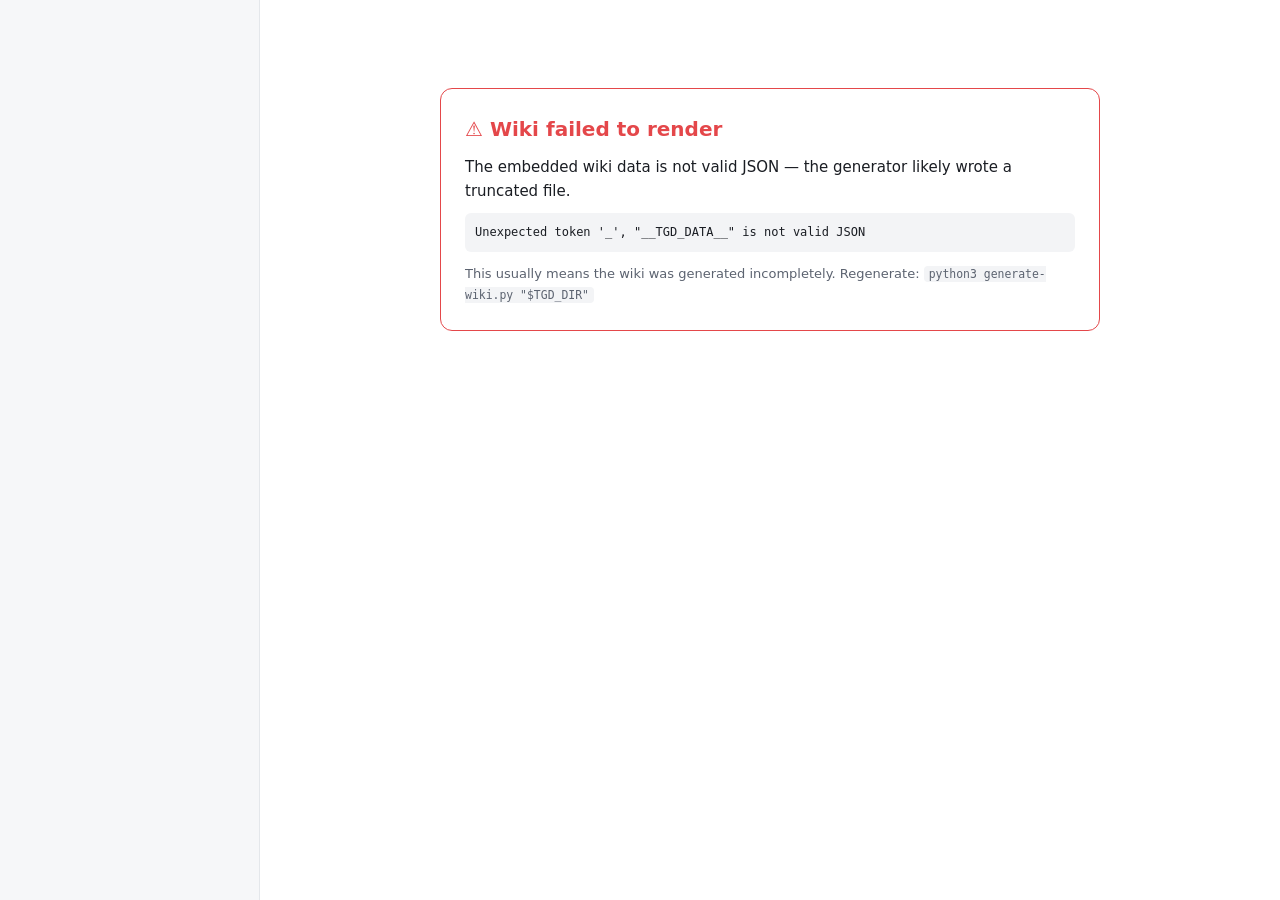
<file: skills/tgd-support-wiki/assets/wiki-template.html>
<!doctype html>
<html lang="en">
<head>
<meta charset="utf-8">
<meta name="viewport" content="width=device-width, initial-scale=1">
<title>tGD Wiki</title>
<style>
:root {
  --bg: #ffffff; --bg2: #f6f7f9; --fg: #1a1d23; --fg2: #5c6370;
  --border: #e4e7eb; --accent: #6d5ae0; --accent2: #8b7cf0;
  --card: #ffffff; --code-bg: #f3f4f6; --hl: #fff3c4;
  --sidebar-w: 260px;
}
@media (prefers-color-scheme: dark) {
  :root {
    --bg: #14161a; --bg2: #1c1f26; --fg: #e5e8ed; --fg2: #9aa2b1;
    --border: #2a2e37; --accent: #8b7cf0; --accent2: #6d5ae0;
    --card: #1c1f26; --code-bg: #23262e; --hl: #4a3f14;
  }
}
* { margin: 0; padding: 0; box-sizing: border-box; }
body {
  font-family: -apple-system, BlinkMacSystemFont, "Segoe UI", Roboto, "Helvetica Neue", Arial, sans-serif;
  background: var(--bg); color: var(--fg); line-height: 1.6; font-size: 15px;
}
a { color: var(--accent); text-decoration: none; }
a:hover { text-decoration: underline; }
code, pre { font-family: ui-monospace, SFMono-Regular, "SF Mono", Menlo, Consolas, monospace; }
code { background: var(--code-bg); padding: 1px 5px; border-radius: 4px; font-size: 0.88em; }
pre { background: var(--code-bg); padding: 12px; border-radius: 8px; overflow-x: auto; font-size: 13px; }

#layout { display: flex; min-height: 100vh; }
#sidebar {
  width: var(--sidebar-w); flex-shrink: 0; background: var(--bg2);
  border-right: 1px solid var(--border); padding: 16px 12px;
  position: sticky; top: 0; height: 100vh; overflow-y: auto;
}
#main { flex: 1; min-width: 0; padding: 28px 40px 80px; max-width: 1080px; }
.brand { font-weight: 700; font-size: 16px; padding: 4px 8px 14px; display: block; color: var(--fg); }
.brand span { color: var(--accent); }
.repo-switch { width: 100%; padding: 7px 8px; margin-bottom: 14px; border-radius: 8px;
  border: 1px solid var(--border); background: var(--card); color: var(--fg); font-size: 13px; }
.nav-sec { font-size: 11px; text-transform: uppercase; letter-spacing: .08em;
  color: var(--fg2); margin: 14px 8px 4px; }
.nav a { display: block; padding: 5px 8px; border-radius: 6px; color: var(--fg); font-size: 13.5px;
  white-space: nowrap; overflow: hidden; text-overflow: ellipsis; }
.nav a:hover { background: var(--border); text-decoration: none; }
.nav a.active { background: var(--accent); color: #fff; }
.searchbox { width: 100%; padding: 7px 10px; border-radius: 8px; border: 1px solid var(--border);
  background: var(--card); color: var(--fg); font-size: 13px; margin-bottom: 6px; }

.hero { background: linear-gradient(135deg, var(--accent), var(--accent2));
  border-radius: 14px; padding: 34px 34px; color: #fff; margin-bottom: 26px; }
.hero h1 { font-size: 26px; margin-bottom: 6px; }
.hero p { opacity: .92; max-width: 640px; }
.kpis { display: grid; grid-template-columns: repeat(auto-fit, minmax(130px, 1fr));
  gap: 12px; margin: 20px 0 26px; }
.kpi { background: var(--card); border: 1px solid var(--border); border-radius: 10px;
  padding: 14px 16px; text-align: center; }
.kpi b { display: block; font-size: 22px; color: var(--accent); }
.kpi span { font-size: 12px; color: var(--fg2); }

.grid { display: grid; grid-template-columns: repeat(auto-fill, minmax(240px, 1fr)); gap: 14px; margin: 14px 0 26px; }
.card { background: var(--card); border: 1px solid var(--border); border-radius: 12px;
  padding: 16px; display: block; color: var(--fg); transition: border-color .15s, transform .15s; }
.card:hover { border-color: var(--accent); transform: translateY(-2px); text-decoration: none; }
.card h3 { font-size: 15px; margin-bottom: 4px; }
.card p { font-size: 13px; color: var(--fg2); max-height: 3.2em; overflow: hidden; }
.card .meta { font-size: 12px; color: var(--fg2); margin-top: 8px; }
.badge { display: inline-block; font-size: 11px; padding: 2px 8px; border-radius: 20px;
  background: var(--accent); color: #fff; margin-right: 6px; }

h1.page { font-size: 24px; margin-bottom: 4px; }
h2 { font-size: 18px; margin: 26px 0 10px; padding-bottom: 6px; border-bottom: 1px solid var(--border); }
h3 { font-size: 15px; margin: 18px 0 8px; }
.sub { color: var(--fg2); margin-bottom: 18px; }
table { border-collapse: collapse; width: 100%; margin: 10px 0 18px; font-size: 13.5px; }
th, td { text-align: left; padding: 7px 10px; border-bottom: 1px solid var(--border); vertical-align: top; }
th { color: var(--fg2); font-size: 12px; text-transform: uppercase; letter-spacing: .05em; }
.diagram { background: var(--card); border: 1px solid var(--border); border-radius: 10px;
  padding: 16px; margin: 12px 0 20px; overflow-x: auto; text-align: center; }
.diagram svg { max-width: 100%; height: auto; }
.crumbs { font-size: 13px; color: var(--fg2); margin-bottom: 16px; }

.prose { max-width: 74ch; font-size: 15.5px; line-height: 1.75; margin: 14px 0 22px; }
.prose p { margin: 0 0 12px; }
.prose h3 { font-size: 17px; margin: 22px 0 8px; }
.prose h4 { font-size: 15px; margin: 18px 0 6px; }
.prose ul, .prose ol { margin: 0 0 12px 22px; }
.prose li { margin: 3px 0; }
.prose blockquote { border-left: 3px solid var(--accent); padding: 2px 14px; margin: 12px 0;
  color: var(--fg2); }
.prose pre { margin: 12px 0; }
.prose code { font-size: 0.86em; }

.srcview { background: var(--code-bg); border: 1px solid var(--border); border-radius: 10px;
  overflow-x: auto; margin: 12px 0; }
.srcview .ln { display: flex; }
.srcview .ln:target, .srcview .ln.hl { background: var(--hl); }
.srcview .no { user-select: none; text-align: right; padding: 0 10px 0 14px; min-width: 54px;
  color: var(--fg2); font-size: 12.5px; line-height: 1.55; font-family: ui-monospace, Menlo, monospace; }
.srcview .no a { color: var(--fg2); }
.srcview .tx { white-space: pre; font-size: 12.5px; line-height: 1.55;
  font-family: ui-monospace, Menlo, monospace; padding-right: 16px; }
.result { padding: 10px 12px; border: 1px solid var(--border); border-radius: 8px;
  margin-bottom: 8px; display: block; color: var(--fg); }
.result:hover { border-color: var(--accent); text-decoration: none; }
.result .t { font-size: 11px; color: var(--accent); text-transform: uppercase; letter-spacing: .05em; }
.empty { color: var(--fg2); font-style: italic; padding: 12px 0; }
.tour-step { border-left: 3px solid var(--accent); padding: 4px 0 4px 16px; margin: 14px 0; }
.footer { margin-top: 50px; padding-top: 16px; border-top: 1px solid var(--border);
  font-size: 12px; color: var(--fg2); }
#menu-btn { display: none; }
@media (max-width: 860px) {
  #sidebar { position: fixed; z-index: 10; transform: translateX(-100%); transition: transform .2s; }
  #sidebar.open { transform: none; }
  #main { padding: 20px 16px 60px; }
  #menu-btn { display: block; position: fixed; bottom: 18px; right: 18px; z-index: 11;
    background: var(--accent); color: #fff; border: 0; border-radius: 50%;
    width: 48px; height: 48px; font-size: 20px; cursor: pointer; box-shadow: 0 4px 14px rgba(0,0,0,.3); }
}
</style>
</head>
<body>
<div id="layout">
  <nav id="sidebar"></nav>
  <main id="main"></main>
</div>
<button id="menu-btn" onclick="document.getElementById('sidebar').classList.toggle('open')">☰</button>

<script>/*__TGD_MERMAID__*/</script>
<script id="tgd-data" type="application/json">__TGD_DATA__</script>
<script>
"use strict";
/* Fail loud, never blank. A JS error on boot used to leave a white page with
   no clue; instead render a visible message so the failure is diagnosable. */
let _fatalShown = false;
function fatal(title, detail) {
  if (_fatalShown) return;  // first (most specific) message wins
  _fatalShown = true;
  var m = document.getElementById("main") || document.body;
  if (!m) return;
  m.innerHTML =
    '<div style="max-width:660px;margin:60px auto;padding:24px;border:1px solid #e4474a;'
    + 'border-radius:12px;font-family:system-ui,-apple-system,sans-serif">'
    + '<h1 style="font-size:20px;margin:0 0 10px;color:#e4474a">⚠️ Wiki failed to render</h1>'
    + '<p style="margin:0 0 10px">' + esc(title) + '</p>'
    + (detail ? '<pre style="white-space:pre-wrap;font-size:12px;background:#f3f4f6;color:#1a1d23;'
        + 'padding:10px;border-radius:6px;overflow:auto">' + esc(detail) + '</pre>' : '')
    + '<p style="font-size:13px;color:#5c6370;margin-top:12px">This usually means the wiki was '
    + 'generated incompletely. Regenerate: <code>python3 generate-wiki.py "$TGD_DIR"</code></p></div>';
}
const esc = s => String(s == null ? "" : s).replace(/[&<>"']/g,
  c => ({"&":"&amp;","<":"&lt;",">":"&gt;",'"':"&quot;","'":"&#39;"}[c]));
window.addEventListener("error", e => fatal("A script error stopped the page.", (e && e.message) || String(e)));
let DATA;
try {
  DATA = JSON.parse(document.getElementById("tgd-data").textContent);
} catch (e) {
  fatal("The embedded wiki data is not valid JSON — the generator likely wrote a truncated file.", e && e.message);
  throw e;
}
const $side = document.getElementById("sidebar");
const $main = document.getElementById("main");
const repoBy = slug => DATA.repos.find(r => r.slug === slug);

/* Minimal markdown renderer for agent-authored prose (wiki-prose.json values).
   Escape-first, then transform — no raw HTML passes through. Supports:
   paragraphs, ## headings (mapped one level down), **bold**, *italic*,
   `code`, fenced code blocks, -/* and 1. lists, > quotes, and links limited
   to #anchors and http(s) URLs. Deliberately tiny; no external dependency. */
function mdInline(t) {
  return esc(t)
    .replace(/`([^`]+)`/g, "<code>$1</code>")
    .replace(/\*\*([^*]+)\*\*/g, "<b>$1</b>")
    .replace(/(^|[\s(])\*([^*\n]+)\*(?=[\s).,;:!?]|$)/g, "$1<i>$2</i>")
    .replace(/\[([^\]]+)\]\((#[^)\s]*|https?:\/\/[^)\s]+)\)/g, '<a href="$2">$1</a>');
}
function md(src) {
  if (!src) return "";
  const lines = String(src).split("\n");
  let html = "", i = 0, para = [], list = null;
  const flushP = () => { if (para.length) { html += `<p>${mdInline(para.join(" "))}</p>`; para = []; } };
  const flushL = () => { if (list) { html += `<${list.tag}>` +
    list.items.map(x => `<li>${mdInline(x)}</li>`).join("") + `</${list.tag}>`; list = null; } };
  while (i < lines.length) {
    const l = lines[i];
    if (/^\s*```/.test(l)) { flushP(); flushL(); const buf = []; i++;
      while (i < lines.length && !/^\s*```/.test(lines[i])) buf.push(lines[i++]);
      i++; html += `<pre>${esc(buf.join("\n"))}</pre>`; continue; }
    const h = l.match(/^(#{2,4})\s+(.*)/);
    if (h) { flushP(); flushL();
      const lvl = Math.min(h[1].length + 1, 5);
      html += `<h${lvl}>${mdInline(h[2])}</h${lvl}>`; i++; continue; }
    const q = l.match(/^>\s?(.*)/);
    if (q) { flushP(); flushL(); const buf = [q[1]]; i++;
      while (i < lines.length && /^>\s?/.test(lines[i])) buf.push(lines[i++].replace(/^>\s?/, ""));
      html += `<blockquote>${mdInline(buf.join(" "))}</blockquote>`; continue; }
    const ul = l.match(/^\s*[-*]\s+(.*)/), ol = l.match(/^\s*\d+[.)]\s+(.*)/);
    if (ul || ol) { flushP(); const tag = ul ? "ul" : "ol";
      if (!list || list.tag !== tag) { flushL(); list = { tag, items: [] }; }
      list.items.push((ul || ol)[1]); i++; continue; }
    if (/^\s*$/.test(l)) { flushP(); flushL(); i++; continue; }
    para.push(l.trim()); i++;
  }
  flushP(); flushL();
  return html;
}
const prose = t => t ? `<div class="prose">${md(t)}</div>` : "";

const HAS_MERMAID = typeof mermaid !== "undefined";
if (HAS_MERMAID) {
  const dark = window.matchMedia && window.matchMedia("(prefers-color-scheme: dark)").matches;
  mermaid.initialize({ startOnLoad: false, theme: dark ? "dark" : "default", securityLevel: "strict" });
}
let mmSeq = 0;
function diagram(code) {
  if (!code) return "";
  if (!HAS_MERMAID) return `<pre>${esc(code)}</pre>`;
  return `<div class="diagram"><pre class="mermaid">${esc(code)}</pre></div>`;
}
async function renderDiagrams() {
  if (!HAS_MERMAID) return;
  try { await mermaid.run({ nodes: $main.querySelectorAll(".mermaid") }); }
  catch (e) { /* leave source text visible on parse errors */ }
}

/* ---------- routing ---------- */
function parseHash() {
  const h = (location.hash || "#/").slice(1);
  const [path, query] = h.split("?");
  return { seg: path.split("/").filter(Boolean), q: new URLSearchParams(query || "") };
}
window.addEventListener("hashchange", route);
window.addEventListener("DOMContentLoaded", route);

function route() {
  try { routeInner(); }
  catch (e) { fatal("Failed to render this page.", (e && e.stack) || String(e)); }
}
function routeInner() {
  const { seg, q } = parseHash();
  document.getElementById("sidebar").classList.remove("open");
  if (seg.length === 0) return DATA.repos.length === 1
    ? viewRepoHome(DATA.repos[0]) : viewHome();
  if (seg[0] === "search") return viewSearch(q.get("q") || "");
  if (seg[0] === "r") {
    const repo = repoBy(seg[1]);
    if (!repo) return viewHome();
    const rest = seg.slice(2);
    if (rest.length === 0) return viewRepoHome(repo);
    switch (rest[0]) {
      case "overview": return viewOverview(repo);
      case "architecture": return viewArchitecture(repo);
      case "onboarding": return viewOnboarding(repo);
      case "module": return viewModule(repo, rest[1]);
      case "flow": return viewFlow(repo, rest[1]);
      case "source": return rest[1] ? viewSourceFile(repo, rest.slice(1).join("/")) : viewSourceIndex(repo);
    }
  }
  viewHome();
}

/* ---------- sidebar ---------- */
function sidebar(repo, activePath) {
  const opts = DATA.repos.map(r =>
    `<option value="${esc(r.slug)}" ${repo && r.slug === repo.slug ? "selected" : ""}>${esc(r.name)}</option>`).join("");
  const link = (href, label) =>
    `<a href="#${href}" class="${href === activePath ? "active" : ""}">${esc(label)}</a>`;
  let nav = "";
  if (repo) {
    const b = `/r/${repo.slug}`;
    nav = `
      <div class="nav-sec">Wiki</div><div class="nav">
        ${link(b, "🏠 Home")}
        ${link(b + "/overview", "📋 Overview")}
        ${link(b + "/architecture", "🏛️ Architecture")}
        ${link(b + "/onboarding", "🧭 Onboarding")}
        ${link(b + "/source", "📄 Source")}
        ${repo.dashboardUrl ? `<a href="${esc(repo.dashboardUrl)}" target="_blank" rel="noopener" title="Live only while the dev server from /tgd-map is running">📊 Live Dashboard ↗</a>` : ""}
      </div>
      <div class="nav-sec">Modules</div><div class="nav">
        ${repo.modules.map(m => link(`${b}/module/${m.slug}`, `${m.icon || "🧩"} ${m.title}`)).join("") || '<span class="empty">none</span>'}
      </div>
      <div class="nav-sec">Flows</div><div class="nav">
        ${repo.flows.map(f => link(`${b}/flow/${f.slug}`, `🔀 ${f.title}`)).join("") || '<span class="empty">none</span>'}
      </div>`;
  }
  $side.innerHTML = `
    <a class="brand" href="#/">tGD <span>Wiki</span></a>
    <input class="searchbox" id="sb" placeholder="Search…  (press /)" value="">
    ${DATA.repos.length > 1 ? `<select class="repo-switch" onchange="location.hash='#/r/'+this.value">${opts}</select>` : ""}
    ${nav}`;
  const sb = document.getElementById("sb");
  sb.addEventListener("keydown", e => {
    if (e.key === "Enter") location.hash = "#/search?q=" + encodeURIComponent(sb.value);
  });
}
document.addEventListener("keydown", e => {
  if (e.key === "/" && document.activeElement.tagName !== "INPUT") {
    e.preventDefault(); const sb = document.getElementById("sb"); if (sb) sb.focus();
  }
});

/* ---------- shared bits ---------- */
const footer = () => `<div class="footer">Generated by tgd-support-wiki v${esc(DATA.generator.version)}
  · ${esc(DATA.generator.generatedAt)} · engine: ${esc(DATA.generator.engine)}</div>`;
const crumbs = parts => `<div class="crumbs">${parts.map(([h, l]) =>
  h ? `<a href="#${h}">${esc(l)}</a>` : esc(l)).join(" / ")}</div>`;
const kpis = list => `<div class="kpis">${list.map(([v, l]) =>
  `<div class="kpi"><b>${esc(v)}</b><span>${esc(l)}</span></div>`).join("")}</div>`;
const srcHref = (repo, path, line) =>
  `/r/${repo.slug}/source/${encodeURIComponent(path)}${line ? "?L=" + line : ""}`;

/* ---------- views ---------- */
function viewHome() {
  sidebar(null, "/");
  $main.innerHTML = `
    <div class="hero"><h1>tGD Project Wiki</h1>
      <p>${DATA.repos.length} scanned repositor${DATA.repos.length === 1 ? "y" : "ies"}. Uniform structure per repo: overview, architecture, modules, flows, and a source browser.</p></div>
    <div class="grid">
      ${DATA.repos.map(r => `
        <a class="card" href="#/r/${esc(r.slug)}">
          <h3>${r.slug === DATA.primary ? '<span class="badge">primary</span>' : ""}${esc(r.name)}</h3>
          <p>${esc(r.description) || "<i>no description</i>"}</p>
          <div class="meta">${r.modules.length} modules · ${r.flows.length} flows · ${r.kpi.files} files</div>
        </a>`).join("")}
    </div>${footer()}`;
}

function viewRepoHome(repo) {
  sidebar(repo, `/r/${repo.slug}`);
  $main.innerHTML = `
    <div class="hero"><h1>${esc(repo.name)} — Project Wiki</h1>
      <p>${esc(repo.description) || "Explore the architecture, modules, and flows of this codebase."}</p></div>
    ${kpis([[repo.kpi.files, "Files"], [repo.modules.length, "Modules"], [repo.flows.length, "Flows"], [repo.kpi.edges, "Dependencies"]])}
    ${repo.overview ? `<h2>📋 About</h2>${prose(repo.overview)}` : ""}
    <h2>🧩 Modules</h2>
    <div class="grid">${repo.modules.map(m => `
      <a class="card" href="#/r/${esc(repo.slug)}/module/${esc(m.slug)}">
        <h3>${m.icon || "🧩"} ${esc(m.title)}</h3><p>${esc(m.summary) || "<i>no summary</i>"}</p>
        <div class="meta">${m.file_count} files · ${m.symbol_count} symbols</div>
      </a>`).join("") || '<div class="empty">No modules detected.</div>'}</div>
    <h2>🔀 Flows</h2>
    <div class="grid">${repo.flows.map(f => `
      <a class="card" href="#/r/${esc(repo.slug)}/flow/${esc(f.slug)}">
        <h3>🔀 ${esc(f.title)}</h3><p>${esc(f.description) || "<i>no description</i>"}</p>
      </a>`).join("") || '<div class="empty">No flows captured.</div>'}</div>
    ${footer()}`;
}

function viewOverview(repo) {
  sidebar(repo, `/r/${repo.slug}/overview`);
  $main.innerHTML = `
    ${crumbs([[`/r/${repo.slug}`, repo.name], [null, "Overview"]])}
    <h1 class="page">📋 Overview</h1>
    ${prose(repo.overview || repo.description)}
    ${kpis([[repo.kpi.files, "Files"], [repo.modules.length, "Modules"], [repo.flows.length, "Flows"], [repo.kpi.edges, "Dependencies"]])}
    <h2>Tech</h2>
    <table><tr><th>Languages</th><td>${(repo.languages || []).map(esc).join(", ") || "—"}</td></tr>
    <tr><th>Frameworks</th><td>${(repo.frameworks || []).map(esc).join(", ") || "—"}</td></tr>
    <tr><th>Repo path</th><td><code>${esc(repo.path)}</code></td></tr></table>
    <h2>Layers</h2>
    <table><tr><th>Layer</th><th>Nodes</th><th>Description</th></tr>
      ${repo.layers.map(l => `<tr><td><b>${esc(l.name)}</b></td><td>${l.node_count}</td><td>${esc(l.description)}</td></tr>`).join("")}
    </table>
    <h2>Entry Points</h2>
    ${repo.entryPoints.length ? `<table><tr><th>File</th></tr>${repo.entryPoints.map(e =>
      `<tr><td><a href="#${srcHref(repo, e.path)}"><code>${esc(e.path)}</code></a></td></tr>`).join("")}</table>`
      : '<div class="empty">No entry points detected.</div>'}
    ${footer()}`;
}

function viewArchitecture(repo) {
  sidebar(repo, `/r/${repo.slug}/architecture`);
  $main.innerHTML = `
    ${crumbs([[`/r/${repo.slug}`, repo.name], [null, "Architecture"]])}
    <h1 class="page">🏛️ Architecture</h1>
    ${prose(repo.architecture)}
    <h2>Layer Diagram</h2>${diagram(repo.architecture_mermaid)}
    <h2>Dependency Graph (top nodes)</h2>${diagram(repo.dependency_mermaid)}
    <h2>Layers</h2>
    <table><tr><th>Layer</th><th>Nodes</th><th>Description</th></tr>
      ${repo.layers.map(l => `<tr><td><b>${esc(l.name)}</b></td><td>${l.node_count}</td><td>${esc(l.description)}</td></tr>`).join("")}
    </table>${footer()}`;
  renderDiagrams();
}

function viewOnboarding(repo) {
  sidebar(repo, `/r/${repo.slug}/onboarding`);
  $main.innerHTML = `
    ${crumbs([[`/r/${repo.slug}`, repo.name], [null, "Onboarding"]])}
    <h1 class="page">🧭 Onboarding</h1>
    ${prose(repo.onboarding || "Suggested reading path through the codebase.")}
    ${repo.tour.length ? repo.tour.map((t, i) => `
      <div class="tour-step"><h3>Step ${i + 1}: ${esc(t.title)}</h3>
        <p>${esc(t.description)}</p>
        ${(t.files || []).map(f => `<div><a href="#${srcHref(repo, f)}"><code>${esc(f)}</code></a></div>`).join("")}
      </div>`).join("") : '<div class="empty">No tour steps captured.</div>'}
    ${footer()}`;
}

function viewModule(repo, slug) {
  const m = repo.modules.find(x => x.slug === slug);
  if (!m) return viewRepoHome(repo);
  sidebar(repo, `/r/${repo.slug}/module/${slug}`);
  $main.innerHTML = `
    ${crumbs([[`/r/${repo.slug}`, repo.name], [null, "Modules"], [null, m.title]])}
    <h1 class="page">${m.icon || "🧩"} ${esc(m.title)} <span class="badge">${esc(m.accent)}</span></h1>
    ${prose(m.summary)}
    <h2>Key Files</h2>
    ${m.files.length ? `<table><tr><th>File</th><th>Role</th></tr>${m.files.map(f =>
      `<tr><td><a href="#${srcHref(repo, f.path)}"><code>${esc(f.path)}</code></a></td><td>${esc(f.summary) || "<i>(no summary)</i>"}</td></tr>`).join("")}</table>`
      : '<div class="empty">No files mapped into this module.</div>'}
    ${m.symbols.length ? `<h2>Important Symbols</h2>
      <table><tr><th>Symbol</th><th>File</th><th>Line</th><th>Purpose</th></tr>${m.symbols.map(s => `
        <tr><td><a href="#${srcHref(repo, s.file, s.line)}"><code>${esc(s.name)}</code></a></td>
        <td>${s.file ? `<code>${esc(s.file)}</code>` : "—"}</td>
        <td>${s.line || "—"}</td><td>${esc(s.summary) || "<i>(no summary)</i>"}</td></tr>`).join("")}</table>` : ""}
    <h2>Dependencies</h2>${diagram(m.dependency_mermaid)}
    ${footer()}`;
  renderDiagrams();
}

function viewFlow(repo, slug) {
  const f = repo.flows.find(x => x.slug === slug);
  if (!f) return viewRepoHome(repo);
  sidebar(repo, `/r/${repo.slug}/flow/${slug}`);
  $main.innerHTML = `
    ${crumbs([[`/r/${repo.slug}`, repo.name], [null, "Flows"], [null, f.title]])}
    <h1 class="page">🔀 ${esc(f.title)}</h1>
    ${prose(f.description)}
    <h2>Sequence</h2>${diagram(f.mermaid)}
    <h2>Files Involved</h2>
    ${f.files.length ? `<table><tr><th>File</th></tr>${f.files.map(x =>
      `<tr><td><a href="#${srcHref(repo, x.path)}"><code>${esc(x.path)}</code></a></td></tr>`).join("")}</table>`
      : '<div class="empty">No files captured for this flow.</div>'}
    ${footer()}`;
  renderDiagrams();
}

function viewSourceIndex(repo) {
  sidebar(repo, `/r/${repo.slug}/source`);
  $main.innerHTML = `
    ${crumbs([[`/r/${repo.slug}`, repo.name], [null, "Source"]])}
    <h1 class="page">📄 Source Browser</h1>
    <p class="sub">${repo.sources.length} files captured from the knowledge graph — each explained.</p>
    <table><tr><th>File</th><th>Summary</th><th>Lang</th><th>Lines</th></tr>
      ${repo.sources.map(s => `<tr>
        <td>${s.available ? `<a href="#${srcHref(repo, s.path)}"><code>${esc(s.path)}</code></a>` : `<code>${esc(s.path)}</code>`}</td>
        <td>${esc((repo.fileSummaries || {})[s.path] || "")}</td>
        <td>${esc(s.language)}</td><td>${s.available ? s.line_count : "<i>unavailable</i>"}</td></tr>`).join("")}
    </table>${footer()}`;
}

function viewSourceFile(repo, rawPath) {
  const { q } = parseHash();
  const path = decodeURIComponent(rawPath.split("?")[0]);
  const s = repo.sources.find(x => x.path === path);
  sidebar(repo, `/r/${repo.slug}/source`);
  if (!s || !s.available) {
    $main.innerHTML = `${crumbs([[`/r/${repo.slug}`, repo.name], [`/r/${repo.slug}/source`, "Source"], [null, path]])}
      <h1 class="page">📄 ${esc(path)}</h1>
      <div class="empty">Source not captured. Open the file directly in the repo: <code>${esc(repo.path)}/${esc(path)}</code></div>${footer()}`;
    return;
  }
  const hlLine = parseInt(q.get("L") || "0", 10);
  $main.innerHTML = `
    ${crumbs([[`/r/${repo.slug}`, repo.name], [`/r/${repo.slug}/source`, "Source"], [null, path]])}
    <h1 class="page">📄 ${esc(path)}</h1>
    ${(repo.fileSummaries || {})[path] ? prose(repo.fileSummaries[path]) : ""}
    <p class="sub">${s.line_count} lines · ${esc(s.language)}${s.truncated ? " · <b>truncated</b>" : ""}</p>
    <div class="srcview">${s.lines.map((tx, i) => {
      const n = i + 1;
      return `<div class="ln${n === hlLine ? " hl" : ""}" id="L${n}">
        <span class="no"><a href="#${srcHref(repo, path, n)}">${n}</a></span><span class="tx">${esc(tx) || " "}</span></div>`;
    }).join("")}</div>${footer()}`;
  if (hlLine) {
    const el = document.getElementById("L" + hlLine);
    if (el) el.scrollIntoView({ block: "center" });
  }
}

function viewSearch(query) {
  sidebar(null, "/search");
  const sb = document.getElementById("sb"); if (sb) sb.value = query;
  const q = query.trim().toLowerCase();
  let hits = [];
  if (q) {
    hits = DATA.searchIndex.filter(it =>
      it.title.toLowerCase().includes(q) ||
      (it.summary || "").toLowerCase().includes(q) ||
      (it.keywords || []).some(k => String(k).toLowerCase().includes(q))
    ).slice(0, 100);
  }
  $main.innerHTML = `
    <h1 class="page">🔍 Search</h1>
    <p class="sub">${q ? `${hits.length} result(s) for “${esc(query)}”` : "Type in the sidebar box and press Enter."}</p>
    ${hits.map(h => `<a class="result" href="#${esc(h.href)}">
      <span class="t">${esc(h.type)} · ${esc(h.repo)}</span><br><b>${esc(h.title)}</b>
      <span style="color:var(--fg2)"> — ${esc(h.summary || "")}</span></a>`).join("")}
    ${footer()}`;
}
</script>
</body>
</html>
</file>
